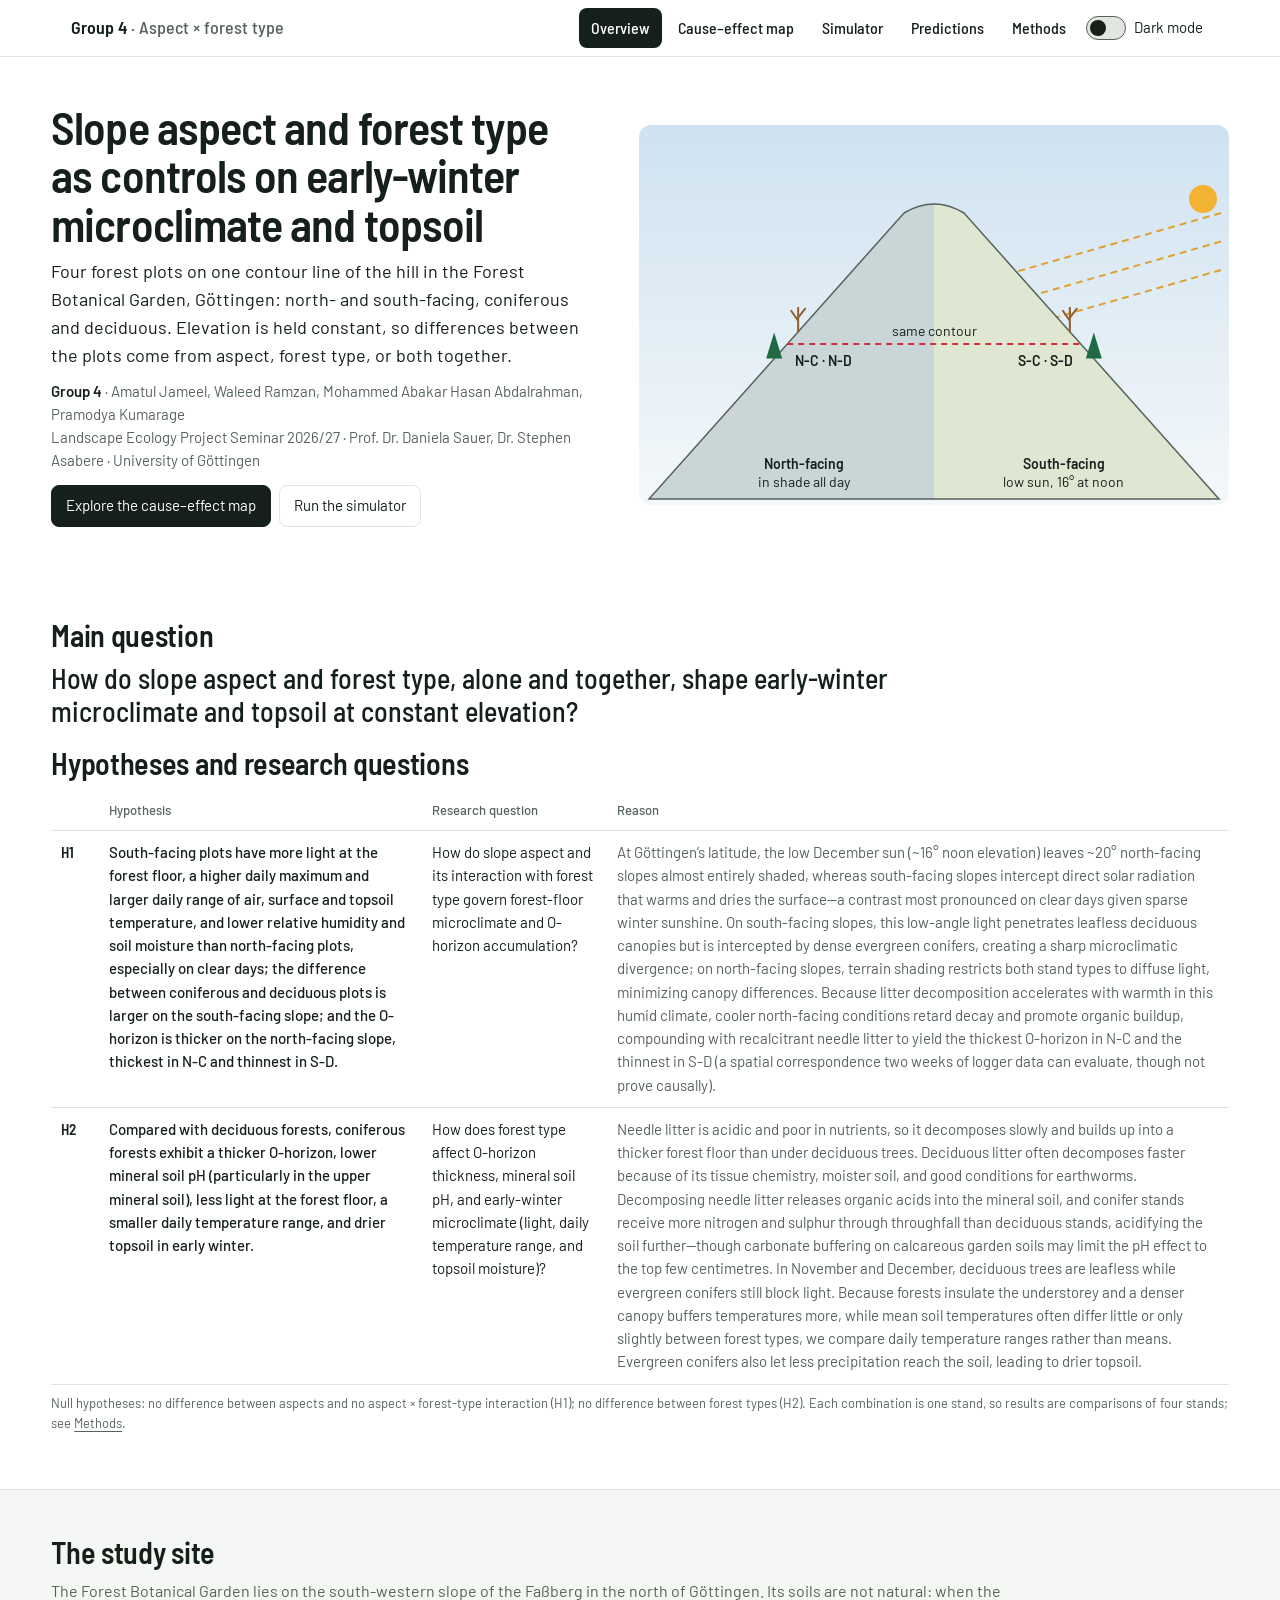
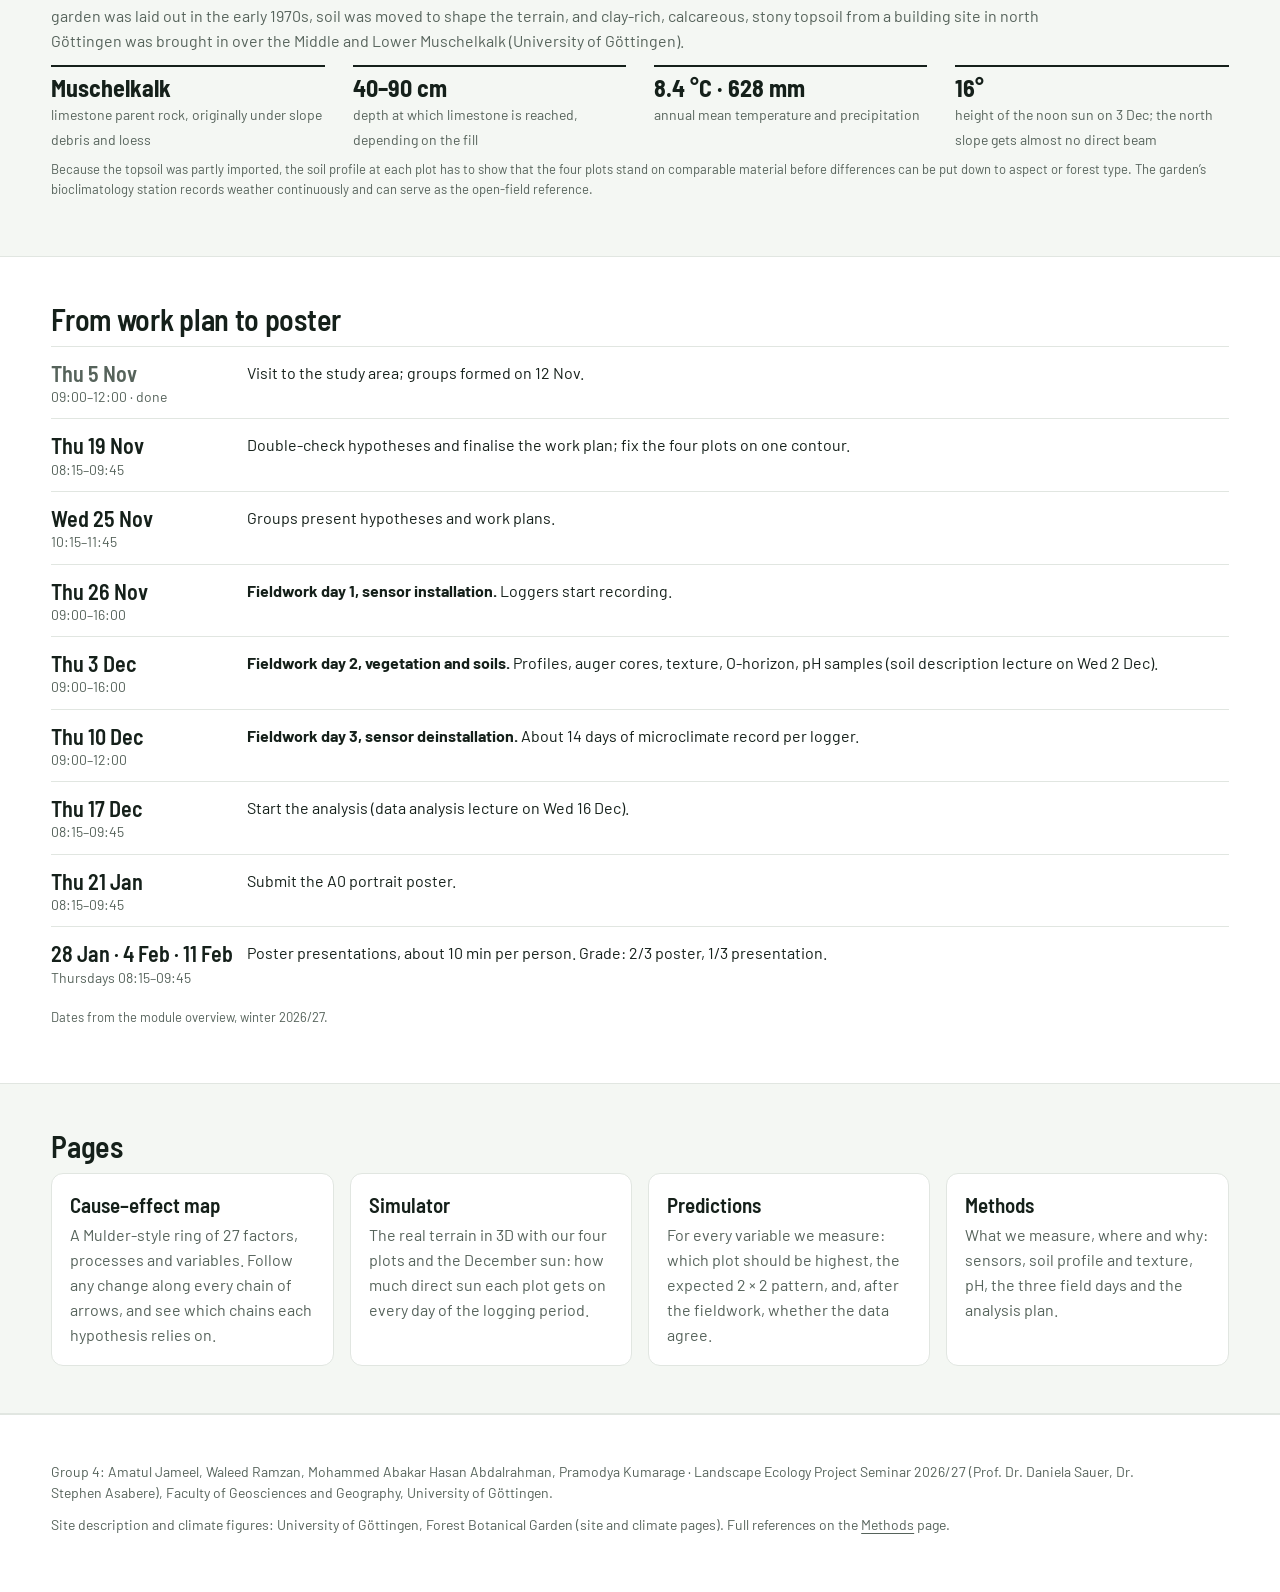
<file: index.html>
<!DOCTYPE html>
<html lang="en">
<head>
<meta charset="UTF-8">
<meta name="viewport" content="width=device-width, initial-scale=1">
<title>Aspect × Forest Type · Group 4</title>
<meta name="description" content="Group 4, Landscape Ecology Project Seminar 2026/27, University of Göttingen: how slope aspect and forest type shape early-winter microclimate and topsoil in the Forest Botanical Garden.">
<link rel="icon" href="data:image/svg+xml,%3Csvg xmlns='http://www.w3.org/2000/svg' viewBox='0 0 32 32'%3E%3Cpath d='M2 28L16 6l14 22z' fill='%231f6a44'/%3E%3Ccircle cx='25' cy='8' r='4' fill='%23c9650f'/%3E%3C/svg%3E">
<link rel="preconnect" href="https://fonts.googleapis.com">
<link rel="preconnect" href="https://fonts.gstatic.com" crossorigin>
<link href="https://fonts.googleapis.com/css2?family=Barlow:wght@400;500;600&amp;family=Barlow+Semi+Condensed:wght@500;600&amp;display=swap" rel="stylesheet">
<script>try{if(localStorage.getItem("g4-theme")==="dark")document.documentElement.setAttribute("data-theme","dark")}catch(e){}</script>
<link rel="stylesheet" href="assets/css/style.css?v=4">
</head>
<body>
<header class="top"><div class="top-in">
  <a class="brand" href="index.html">Group 4 <span>· Aspect × forest type</span></a>
  <nav class="nav" aria-label="Pages">
    <a href="index.html" aria-current="page">Overview</a>
    <a href="causal-map.html">Cause–effect map</a>
    <a href="simulator.html">Simulator</a>
    <a href="predictions.html">Predictions</a>
    <a href="methods.html">Methods</a>
    <button type="button" class="theme" id="themeBtn" role="switch" aria-checked="false"><span class="track" aria-hidden="true"><span class="knob"></span></span>Dark mode</button>
  </nav>
</div></header>
<script>
/* light/dark toggle: light by default, the choice is remembered in this browser */
(function () {
  var b = document.getElementById('themeBtn'), r = document.documentElement;
  function sync() { b.setAttribute('aria-checked', r.getAttribute('data-theme') === 'dark' ? 'true' : 'false'); }
  b.addEventListener('click', function () {
    var dark = r.getAttribute('data-theme') !== 'dark';
    if (dark) r.setAttribute('data-theme', 'dark'); else r.removeAttribute('data-theme');
    try { localStorage.setItem('g4-theme', dark ? 'dark' : 'light'); } catch (e) {}
    sync();
  });
  sync();
})();
</script>

<main>
<section class="band"><div class="wrap hero">
  <div>
    <h1>Slope aspect and forest type as controls on early-winter microclimate and topsoil</h1>
    <p class="lead">Four forest plots on one contour line of the hill in the Forest Botanical Garden, Göttingen: north- and south-facing, coniferous and deciduous. Elevation is held constant, so differences between the plots come from aspect, forest type, or both together.</p>
    <p class="team"><b>Group 4</b> · Amatul Jameel, Waleed Ramzan, Mohammed Abakar Hasan Abdalrahman, Pramodya Kumarage<br>Landscape Ecology Project Seminar 2026/27 · Prof. Dr. Daniela Sauer, Dr. Stephen Asabere · University of Göttingen</p>
    <div class="btns"><a class="btn pri" href="causal-map.html">Explore the cause–effect map</a><a class="btn" href="simulator.html">Run the simulator</a></div>
  </div>
  <div class="xfig"><svg id="xsec" role="img" aria-label="Cross-section of the hill: the north-facing slope is in shade, the low December sun from the south lights the south-facing slope; on both slopes a coniferous and a deciduous plot sit on the same contour line."></svg></div>
</div></section>

<section class="band" id="hypotheses"><div class="wrap">
  <h2>Main question</h2>
  <p class="q">How do slope aspect and forest type, alone and together, shape early-winter microclimate and topsoil at constant elevation?</p>
  <h2>Hypotheses and research questions</h2>
  <div class="scroll"><table class="htab stack">
    <thead><tr><th></th><th>Hypothesis</th><th>Research question</th><th>Reason</th></tr></thead>
    <tbody>
      <tr><td class="hid" data-l="">H1</td>
        <td data-l="Hypothesis">South-facing plots have more light at the forest floor, a higher daily maximum and larger daily range of air, surface and topsoil temperature, and lower relative humidity and soil moisture than north-facing plots, especially on clear days; the difference between coniferous and deciduous plots is larger on the south-facing slope; and the O-horizon is thicker on the north-facing slope, thickest in N-C and thinnest in S-D.</td>
        <td data-l="Research question">How do slope aspect and its interaction with forest type govern forest-floor microclimate and O-horizon accumulation?</td>
        <td data-l="Reason">At Göttingen’s latitude, the low December sun (~16° noon elevation) leaves ~20° north-facing slopes almost entirely shaded, whereas south-facing slopes intercept direct solar radiation that warms and dries the surface—a contrast most pronounced on clear days given sparse winter sunshine. On south-facing slopes, this low-angle light penetrates leafless deciduous canopies but is intercepted by dense evergreen conifers, creating a sharp microclimatic divergence; on north-facing slopes, terrain shading restricts both stand types to diffuse light, minimizing canopy differences. Because litter decomposition accelerates with warmth in this humid climate, cooler north-facing conditions retard decay and promote organic buildup, compounding with recalcitrant needle litter to yield the thickest O-horizon in N-C and the thinnest in S-D (a spatial correspondence two weeks of logger data can evaluate, though not prove causally).</td></tr>
      <tr><td class="hid" data-l="">H2</td>
        <td data-l="Hypothesis">Compared with deciduous forests, coniferous forests exhibit a thicker O-horizon, lower mineral soil pH (particularly in the upper mineral soil), less light at the forest floor, a smaller daily temperature range, and drier topsoil in early winter.</td>
        <td data-l="Research question">How does forest type affect O-horizon thickness, mineral soil pH, and early-winter microclimate (light, daily temperature range, and topsoil moisture)?</td>
        <td data-l="Reason">Needle litter is acidic and poor in nutrients, so it decomposes slowly and builds up into a thicker forest floor than under deciduous trees. Deciduous litter often decomposes faster because of its tissue chemistry, moister soil, and good conditions for earthworms. Decomposing needle litter releases organic acids into the mineral soil, and conifer stands receive more nitrogen and sulphur through throughfall than deciduous stands, acidifying the soil further—though carbonate buffering on calcareous garden soils may limit the pH effect to the top few centimetres. In November and December, deciduous trees are leafless while evergreen conifers still block light. Because forests insulate the understorey and a denser canopy buffers temperatures more, while mean soil temperatures often differ little or only slightly between forest types, we compare daily temperature ranges rather than means. Evergreen conifers also let less precipitation reach the soil, leading to drier topsoil.</td></tr>
    </tbody>
  </table></div>
  <p class="note">Null hypotheses: no difference between aspects and no aspect × forest-type interaction (H1); no difference between forest types (H2). Each combination is one stand, so results are comparisons of four stands; see <a href="methods.html#analysis">Methods</a>.</p>
</div></section>

<section class="band pan"><div class="wrap">
  <h2>The study site</h2>
  <p class="sub">The Forest Botanical Garden lies on the south-western slope of the Faßberg in the north of Göttingen. Its soils are not natural: when the garden was laid out in the early 1970s, soil was moved to shape the terrain, and clay-rich, calcareous, stony topsoil from a building site in north Göttingen was brought in over the Middle and Lower Muschelkalk (University of Göttingen).</p>
  <div class="facts2">
    <div><b>Muschelkalk</b><span>limestone parent rock, originally under slope debris and loess</span></div>
    <div><b>40–90 cm</b><span>depth at which limestone is reached, depending on the fill</span></div>
    <div><b>8.4 °C · 628 mm</b><span>annual mean temperature and precipitation</span></div>
    <div><b>16°</b><span>height of the noon sun on 3 Dec; the north slope gets almost no direct beam</span></div>
  </div>
  <p class="note">Because the topsoil was partly imported, the soil profile at each plot has to show that the four plots stand on comparable material before differences can be put down to aspect or forest type. The garden’s bioclimatology station records weather continuously and can serve as the open-field reference.</p>
</div></section>

<section class="band"><div class="wrap">
  <h2>From work plan to poster</h2>
  <ol class="days">
    <li class="done"><div class="dt">Thu 5 Nov<small>09:00–12:00 · done</small></div><p>Visit to the study area; groups formed on 12 Nov.</p></li>
    <li><div class="dt">Thu 19 Nov<small>08:15–09:45</small></div><p>Double-check hypotheses and finalise the work plan; fix the four plots on one contour.</p></li>
    <li><div class="dt">Wed 25 Nov<small>10:15–11:45</small></div><p>Groups present hypotheses and work plans.</p></li>
    <li><div class="dt">Thu 26 Nov<small>09:00–16:00</small></div><p><b>Fieldwork day 1, sensor installation.</b> Loggers start recording.</p></li>
    <li><div class="dt">Thu 3 Dec<small>09:00–16:00</small></div><p><b>Fieldwork day 2, vegetation and soils.</b> Profiles, auger cores, texture, O-horizon, pH samples (soil description lecture on Wed 2 Dec).</p></li>
    <li><div class="dt">Thu 10 Dec<small>09:00–12:00</small></div><p><b>Fieldwork day 3, sensor deinstallation.</b> About 14 days of microclimate record per logger.</p></li>
    <li><div class="dt">Thu 17 Dec<small>08:15–09:45</small></div><p>Start the analysis (data analysis lecture on Wed 16 Dec).</p></li>
    <li><div class="dt">Thu 21 Jan<small>08:15–09:45</small></div><p>Submit the A0 portrait poster.</p></li>
    <li><div class="dt">28 Jan · 4 Feb · 11 Feb<small>Thursdays 08:15–09:45</small></div><p>Poster presentations, about 10 min per person. Grade: 2/3 poster, 1/3 presentation.</p></li>
  </ol>
  <p class="note">Dates from the module overview, winter 2026/27.</p>
</div></section>

<section class="band pan"><div class="wrap">
  <h2>Pages</h2>
  <div class="cards">
    <a class="card" href="causal-map.html"><h3>Cause–effect map</h3><p>A Mulder-style ring of 27 factors, processes and variables. Follow any change along every chain of arrows, and see which chains each hypothesis relies on.</p></a>
    <a class="card" href="simulator.html"><h3>Simulator</h3><p>The real terrain in 3D with our four plots and the December sun: how much direct sun each plot gets on every day of the logging period.</p></a>
    <a class="card" href="predictions.html"><h3>Predictions</h3><p>For every variable we measure: which plot should be highest, the expected 2 × 2 pattern, and, after the fieldwork, whether the data agree.</p></a>
    <a class="card" href="methods.html"><h3>Methods</h3><p>What we measure, where and why: sensors, soil profile and texture, pH, the three field days and the analysis plan.</p></a>
  </div>
</div></section>
</main>

<footer class="foot band"><div class="wrap">
  <p>Group 4: Amatul Jameel, Waleed Ramzan, Mohammed Abakar Hasan Abdalrahman, Pramodya Kumarage · Landscape Ecology Project Seminar 2026/27 (Prof. Dr. Daniela Sauer, Dr. Stephen Asabere), Faculty of Geosciences and Geography, University of Göttingen.</p>
  <p>Site description and climate figures: University of Göttingen, Forest Botanical Garden (site and climate pages). Full references on the <a href="methods.html#references">Methods</a> page.</p>
</div></footer>
<script src="assets/js/overview.js?v=3"></script>
<script>
/* shows a red notice if a file of the site did not load (for example after an incomplete upload) */
(function () {
  var need = {'assets/js/overview.js': function () { return !!window.G4_OVERVIEW; }}, miss = [];
  if (!getComputedStyle(document.documentElement).getPropertyValue('--bg').trim()) miss.push('assets/css/style.css');
  for (var f in need) if (!need[f]()) miss.push(f);
  if (!miss.length) return;
  var d = document.createElement('div');
  d.setAttribute('role', 'alert');
  d.style.cssText = 'background:#d22b3c;color:#fff;padding:12px 16px;font:16px/1.4 system-ui,sans-serif';
  d.textContent = 'These files did not load: ' + miss.join(', ') + '. Upload the whole repository again (including the assets and data folders), wait a minute, then reload with Ctrl+Shift+R (Cmd+Shift+R on a Mac).';
  document.body.insertBefore(d, document.body.firstChild);
})();
</script>
</body>
</html>
</file>
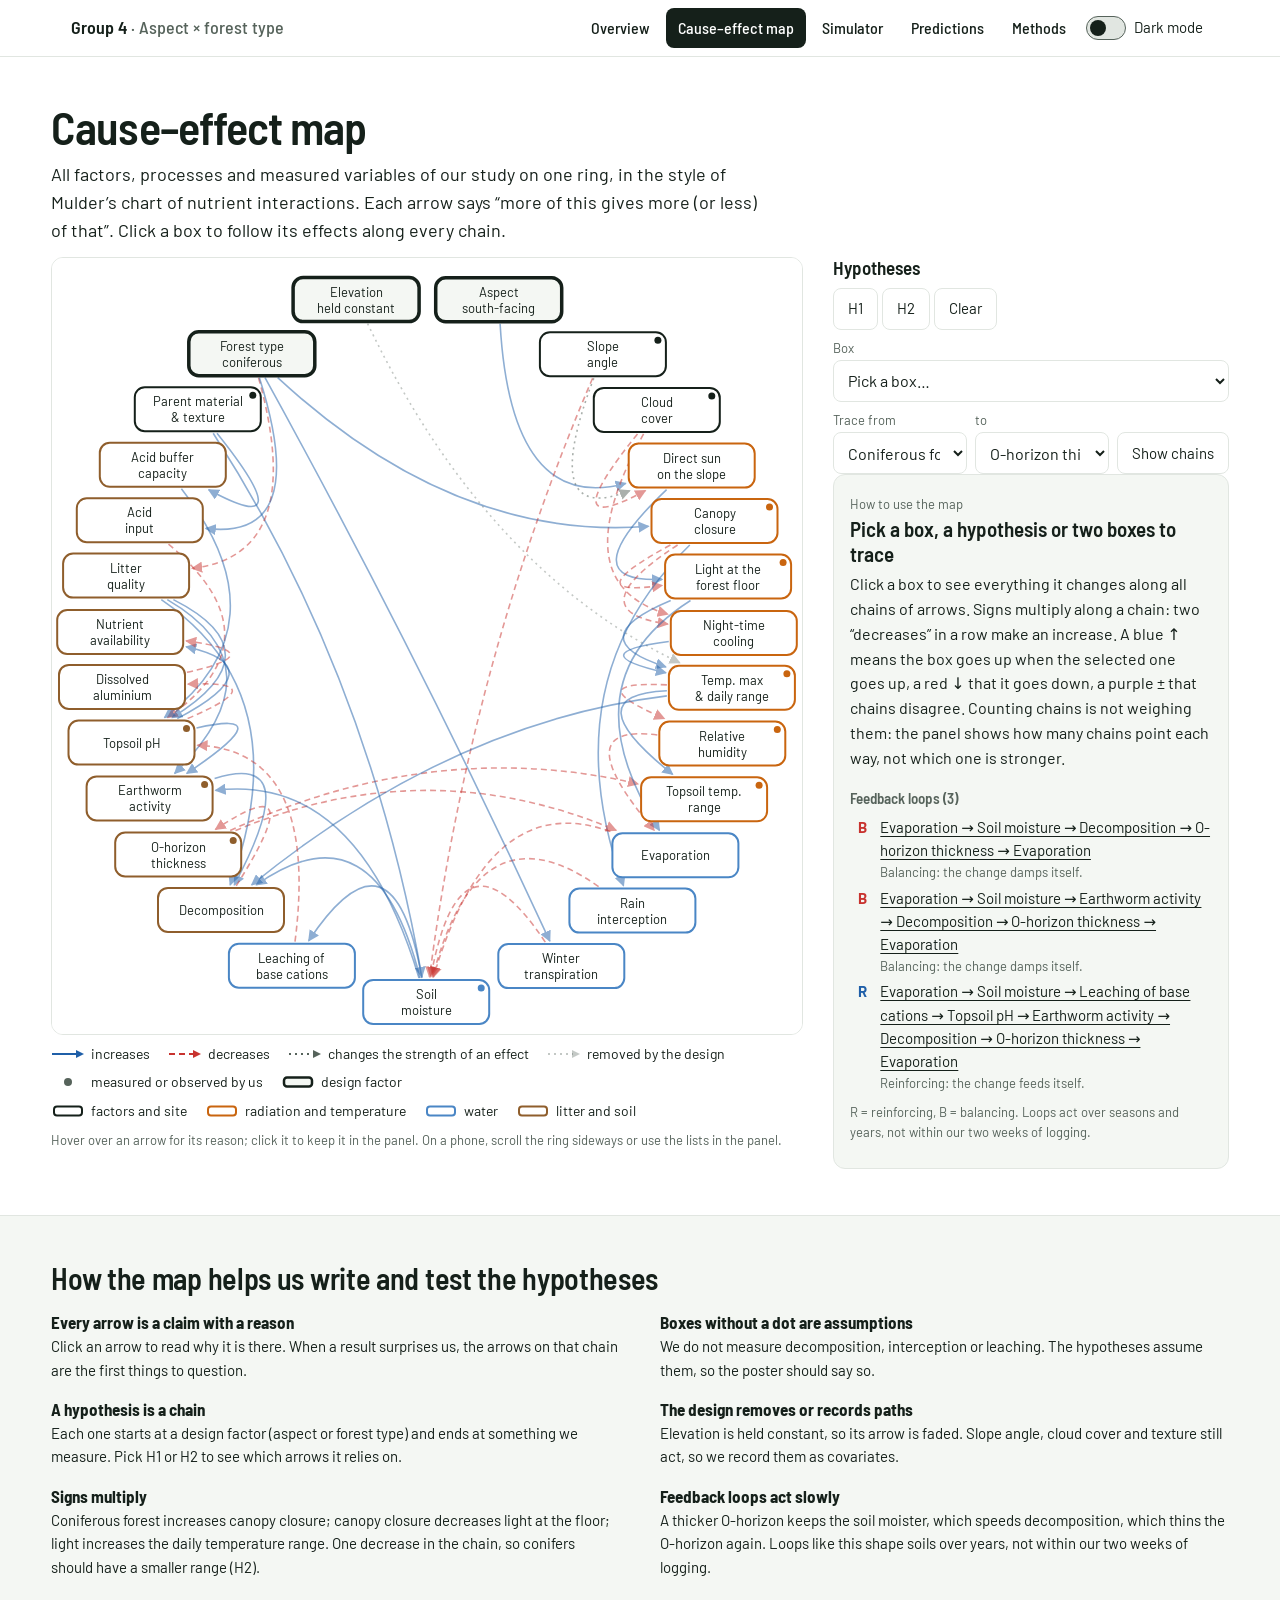
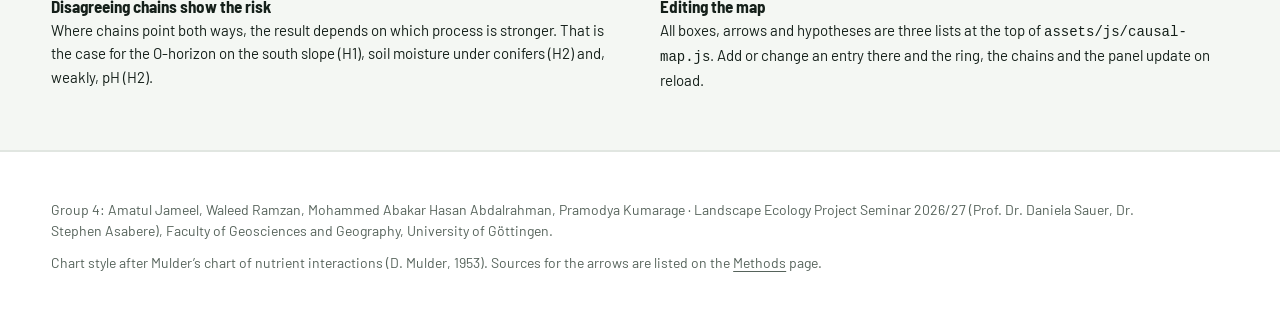
<file: causal-map.html>
<!DOCTYPE html>
<html lang="en">
<head>
<meta charset="UTF-8">
<meta name="viewport" content="width=device-width, initial-scale=1">
<title>Cause–Effect Map · Group 4</title>
<meta name="description" content="Mulder-style cause–effect map of aspect, forest type, microclimate and topsoil processes for the Group 4 Landscape Ecology project, University of Göttingen.">
<link rel="icon" href="data:image/svg+xml,%3Csvg xmlns='http://www.w3.org/2000/svg' viewBox='0 0 32 32'%3E%3Cpath d='M2 28L16 6l14 22z' fill='%231f6a44'/%3E%3Ccircle cx='25' cy='8' r='4' fill='%23c9650f'/%3E%3C/svg%3E">
<link rel="preconnect" href="https://fonts.googleapis.com">
<link rel="preconnect" href="https://fonts.gstatic.com" crossorigin>
<link href="https://fonts.googleapis.com/css2?family=Barlow:wght@400;500;600&amp;family=Barlow+Semi+Condensed:wght@500;600&amp;display=swap" rel="stylesheet">
<script>try{if(localStorage.getItem("g4-theme")==="dark")document.documentElement.setAttribute("data-theme","dark")}catch(e){}</script>
<link rel="stylesheet" href="assets/css/style.css?v=4">
</head>
<body>
<header class="top"><div class="top-in">
  <a class="brand" href="index.html">Group 4 <span>· Aspect × forest type</span></a>
  <nav class="nav" aria-label="Pages">
    <a href="index.html">Overview</a>
    <a href="causal-map.html" aria-current="page">Cause–effect map</a>
    <a href="simulator.html">Simulator</a>
    <a href="predictions.html">Predictions</a>
    <a href="methods.html">Methods</a>
    <button type="button" class="theme" id="themeBtn" role="switch" aria-checked="false"><span class="track" aria-hidden="true"><span class="knob"></span></span>Dark mode</button>
  </nav>
</div></header>
<script>
/* light/dark toggle: light by default, the choice is remembered in this browser */
(function () {
  var b = document.getElementById('themeBtn'), r = document.documentElement;
  function sync() { b.setAttribute('aria-checked', r.getAttribute('data-theme') === 'dark' ? 'true' : 'false'); }
  b.addEventListener('click', function () {
    var dark = r.getAttribute('data-theme') !== 'dark';
    if (dark) r.setAttribute('data-theme', 'dark'); else r.removeAttribute('data-theme');
    try { localStorage.setItem('g4-theme', dark ? 'dark' : 'light'); } catch (e) {}
    sync();
  });
  sync();
})();
</script>

<main>
<section class="band"><div class="wrap">
  <h1>Cause–effect map</h1>
  <p class="lead">All factors, processes and measured variables of our study on one ring, in the style of Mulder’s chart of nutrient interactions. Each arrow says “more of this gives more (or less) of that”. Click a box to follow its effects along every chain.</p>
  <div class="mapgrid">
    <div>
      <div class="ringwrap"><div class="ringbox" id="ringbox"><svg id="ring" role="img" aria-label="Ring of factors, processes and variables connected by arrows that increase or decrease each other"></svg></div></div>
      <div class="mlegend">
        <span><svg viewBox="0 0 34 12" aria-hidden="true"><line x1="1" y1="6" x2="26" y2="6" stroke="var(--pos)" stroke-width="2"/><path d="M25 2L33 6L25 10z" fill="var(--pos)"/></svg>increases</span>
        <span><svg viewBox="0 0 34 12" aria-hidden="true"><line x1="1" y1="6" x2="26" y2="6" stroke="var(--neg)" stroke-width="2" stroke-dasharray="6 4"/><path d="M25 2L33 6L25 10z" fill="var(--neg)"/></svg>decreases</span>
        <span><svg viewBox="0 0 34 12" aria-hidden="true"><line x1="1" y1="6" x2="26" y2="6" stroke="var(--mut)" stroke-width="2" stroke-dasharray="2 4"/><path d="M25 2L33 6L25 10z" fill="var(--mut)"/></svg>changes the strength of an effect</span>
        <span><svg viewBox="0 0 34 12" aria-hidden="true"><line x1="1" y1="6" x2="26" y2="6" stroke="var(--mut)" stroke-width="2" stroke-dasharray="2 4" opacity=".35"/><path d="M25 2L33 6L25 10z" fill="var(--mut)" opacity=".35"/></svg>removed by the design</span>
        <span><svg viewBox="0 0 34 12" aria-hidden="true"><circle cx="17" cy="6" r="4" fill="var(--mut)"/></svg>measured or observed by us</span>
        <span><svg viewBox="0 0 34 12" aria-hidden="true"><rect x="3" y="1.5" width="28" height="9" rx="3" fill="var(--pan)" stroke="var(--ink)" stroke-width="2.5"/></svg>design factor</span>
      </div>
      <div class="mlegend">
        <span><svg viewBox="0 0 34 12" aria-hidden="true"><rect x="3" y="1.5" width="28" height="9" rx="3" fill="none" stroke="var(--ink)" stroke-width="2"/></svg>factors and site</span>
        <span><svg viewBox="0 0 34 12" aria-hidden="true"><rect x="3" y="1.5" width="28" height="9" rx="3" fill="none" stroke="var(--s)" stroke-width="2"/></svg>radiation and temperature</span>
        <span><svg viewBox="0 0 34 12" aria-hidden="true"><rect x="3" y="1.5" width="28" height="9" rx="3" fill="none" stroke="var(--rain)" stroke-width="2"/></svg>water</span>
        <span><svg viewBox="0 0 34 12" aria-hidden="true"><rect x="3" y="1.5" width="28" height="9" rx="3" fill="none" stroke="var(--d)" stroke-width="2"/></svg>litter and soil</span>
      </div>
      <p class="note">Hover over an arrow for its reason; click it to keep it in the panel. On a phone, scroll the ring sideways or use the lists in the panel.</p>
    </div>
    <div>
      <h3>Hypotheses</h3>
      <div class="seg hyps" id="hyps" role="group" aria-label="Hypotheses"></div>
      <div class="tools one"><label>Box<select id="pick" aria-label="Pick a box"></select></label></div>
      <div class="tools"><label>Trace from<select id="tf"></select></label><label>to<select id="tt"></select></label><button class="btn" id="go" type="button">Show chains</button></div>
      <div class="panel" id="panel" aria-live="polite"></div>
    </div>
  </div>
</div></section>

<section class="band pan"><div class="wrap">
  <h2>How the map helps us write and test the hypotheses</h2>
  <div class="notes" style="margin-top:14px">
    <div><b>Every arrow is a claim with a reason</b>Click an arrow to read why it is there. When a result surprises us, the arrows on that chain are the first things to question.</div>
    <div><b>A hypothesis is a chain</b>Each one starts at a design factor (aspect or forest type) and ends at something we measure. Pick H1 or H2 to see which arrows it relies on.</div>
    <div><b>Signs multiply</b>Coniferous forest increases canopy closure; canopy closure decreases light at the floor; light increases the daily temperature range. One decrease in the chain, so conifers should have a smaller range (H2).</div>
    <div><b>Disagreeing chains show the risk</b>Where chains point both ways, the result depends on which process is stronger. That is the case for the O-horizon on the south slope (H1), soil moisture under conifers (H2) and, weakly, pH (H2).</div>
    <div><b>Boxes without a dot are assumptions</b>We do not measure decomposition, interception or leaching. The hypotheses assume them, so the poster should say so.</div>
    <div><b>The design removes or records paths</b>Elevation is held constant, so its arrow is faded. Slope angle, cloud cover and texture still act, so we record them as covariates.</div>
    <div><b>Feedback loops act slowly</b>A thicker O-horizon keeps the soil moister, which speeds decomposition, which thins the O-horizon again. Loops like this shape soils over years, not within our two weeks of logging.</div>
    <div><b>Editing the map</b>All boxes, arrows and hypotheses are three lists at the top of <code>assets/js/causal-map.js</code>. Add or change an entry there and the ring, the chains and the panel update on reload.</div>
  </div>
</div></section>
</main>

<footer class="foot band"><div class="wrap">
  <p>Group 4: Amatul Jameel, Waleed Ramzan, Mohammed Abakar Hasan Abdalrahman, Pramodya Kumarage · Landscape Ecology Project Seminar 2026/27 (Prof. Dr. Daniela Sauer, Dr. Stephen Asabere), Faculty of Geosciences and Geography, University of Göttingen.</p>
  <p>Chart style after Mulder’s chart of nutrient interactions (D. Mulder, 1953). Sources for the arrows are listed on the <a href="methods.html#references">Methods</a> page.</p>
</div></footer>
<script src="assets/js/causal-map.js?v=5"></script>
<script>
/* shows a red notice if a file of the site did not load (for example after an incomplete upload) */
(function () {
  var need = {'assets/js/causal-map.js': function () { return !!window.G4_MAP; }}, miss = [];
  if (!getComputedStyle(document.documentElement).getPropertyValue('--bg').trim()) miss.push('assets/css/style.css');
  for (var f in need) if (!need[f]()) miss.push(f);
  if (!miss.length) return;
  var d = document.createElement('div');
  d.setAttribute('role', 'alert');
  d.style.cssText = 'background:#d22b3c;color:#fff;padding:12px 16px;font:16px/1.4 system-ui,sans-serif';
  d.textContent = 'These files did not load: ' + miss.join(', ') + '. Upload the whole repository again (including the assets and data folders), wait a minute, then reload with Ctrl+Shift+R (Cmd+Shift+R on a Mac).';
  document.body.insertBefore(d, document.body.firstChild);
})();
</script>
</body>
</html>
</file>
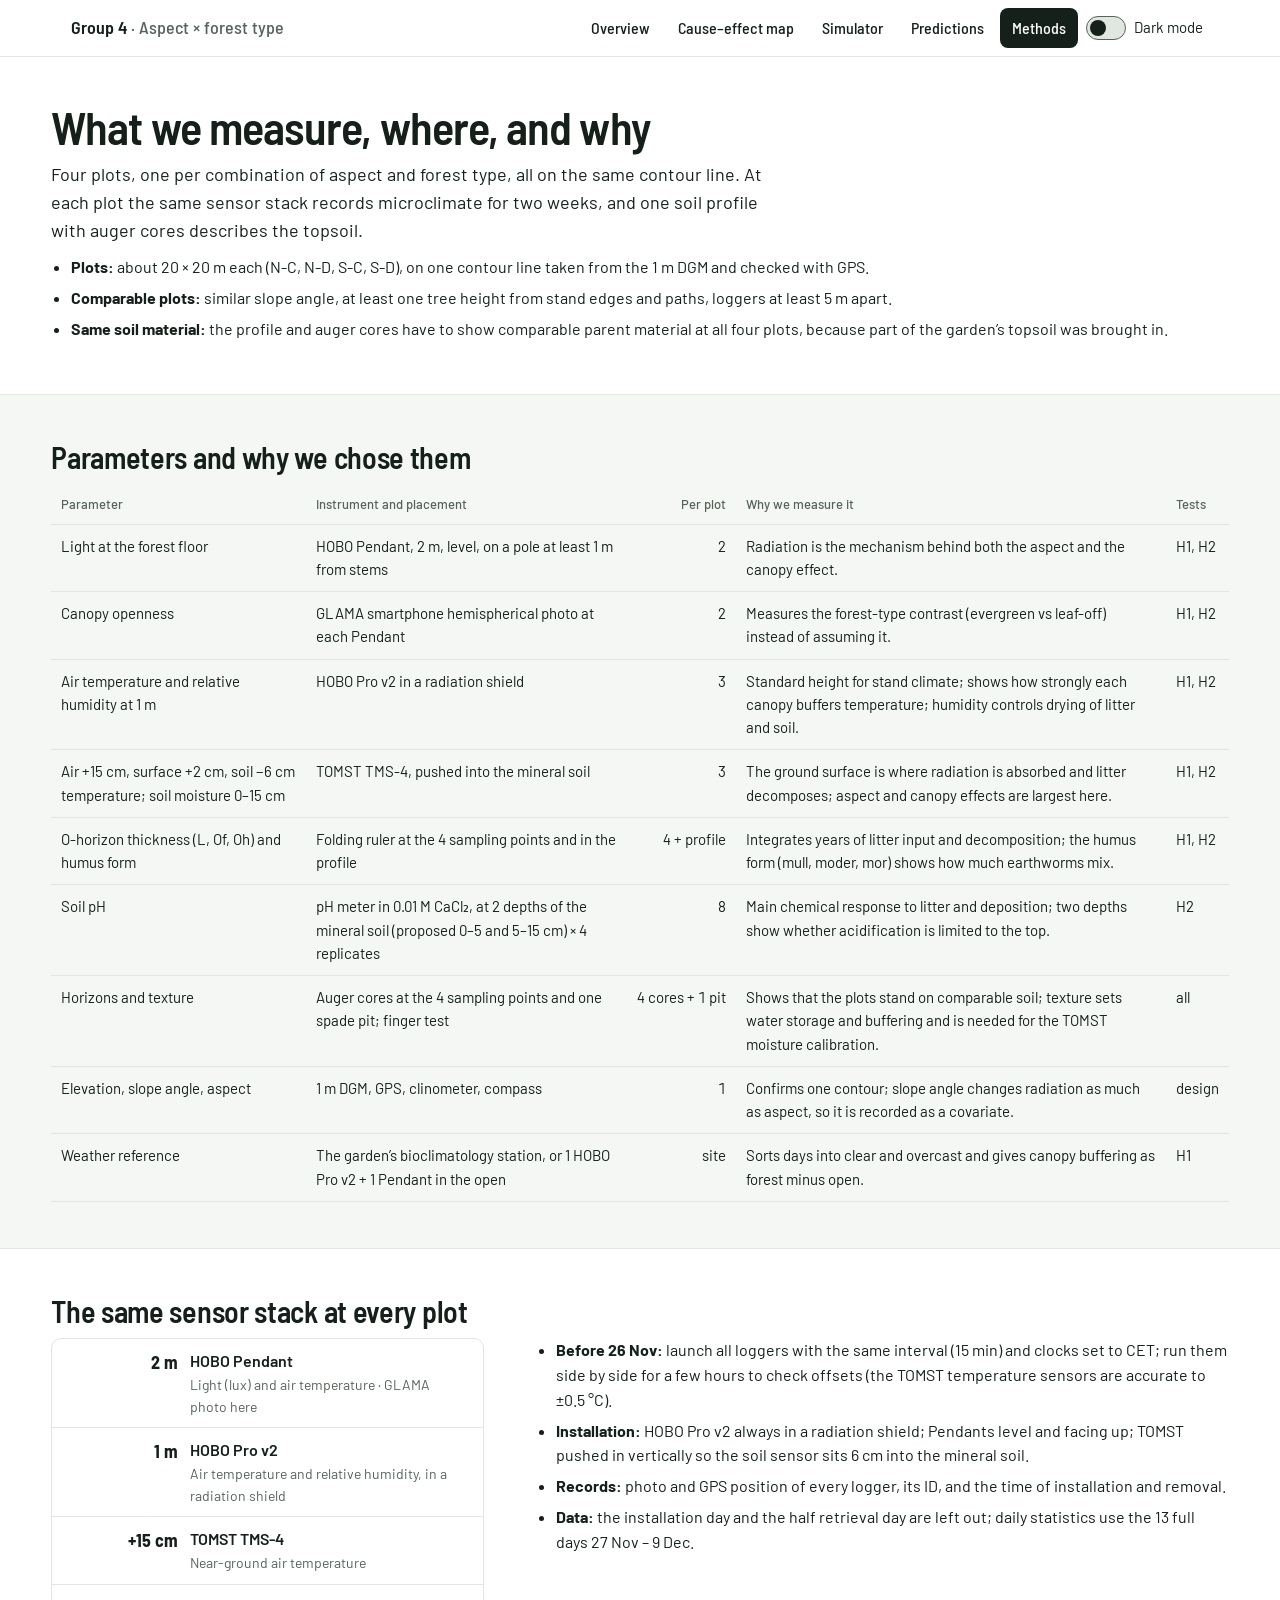
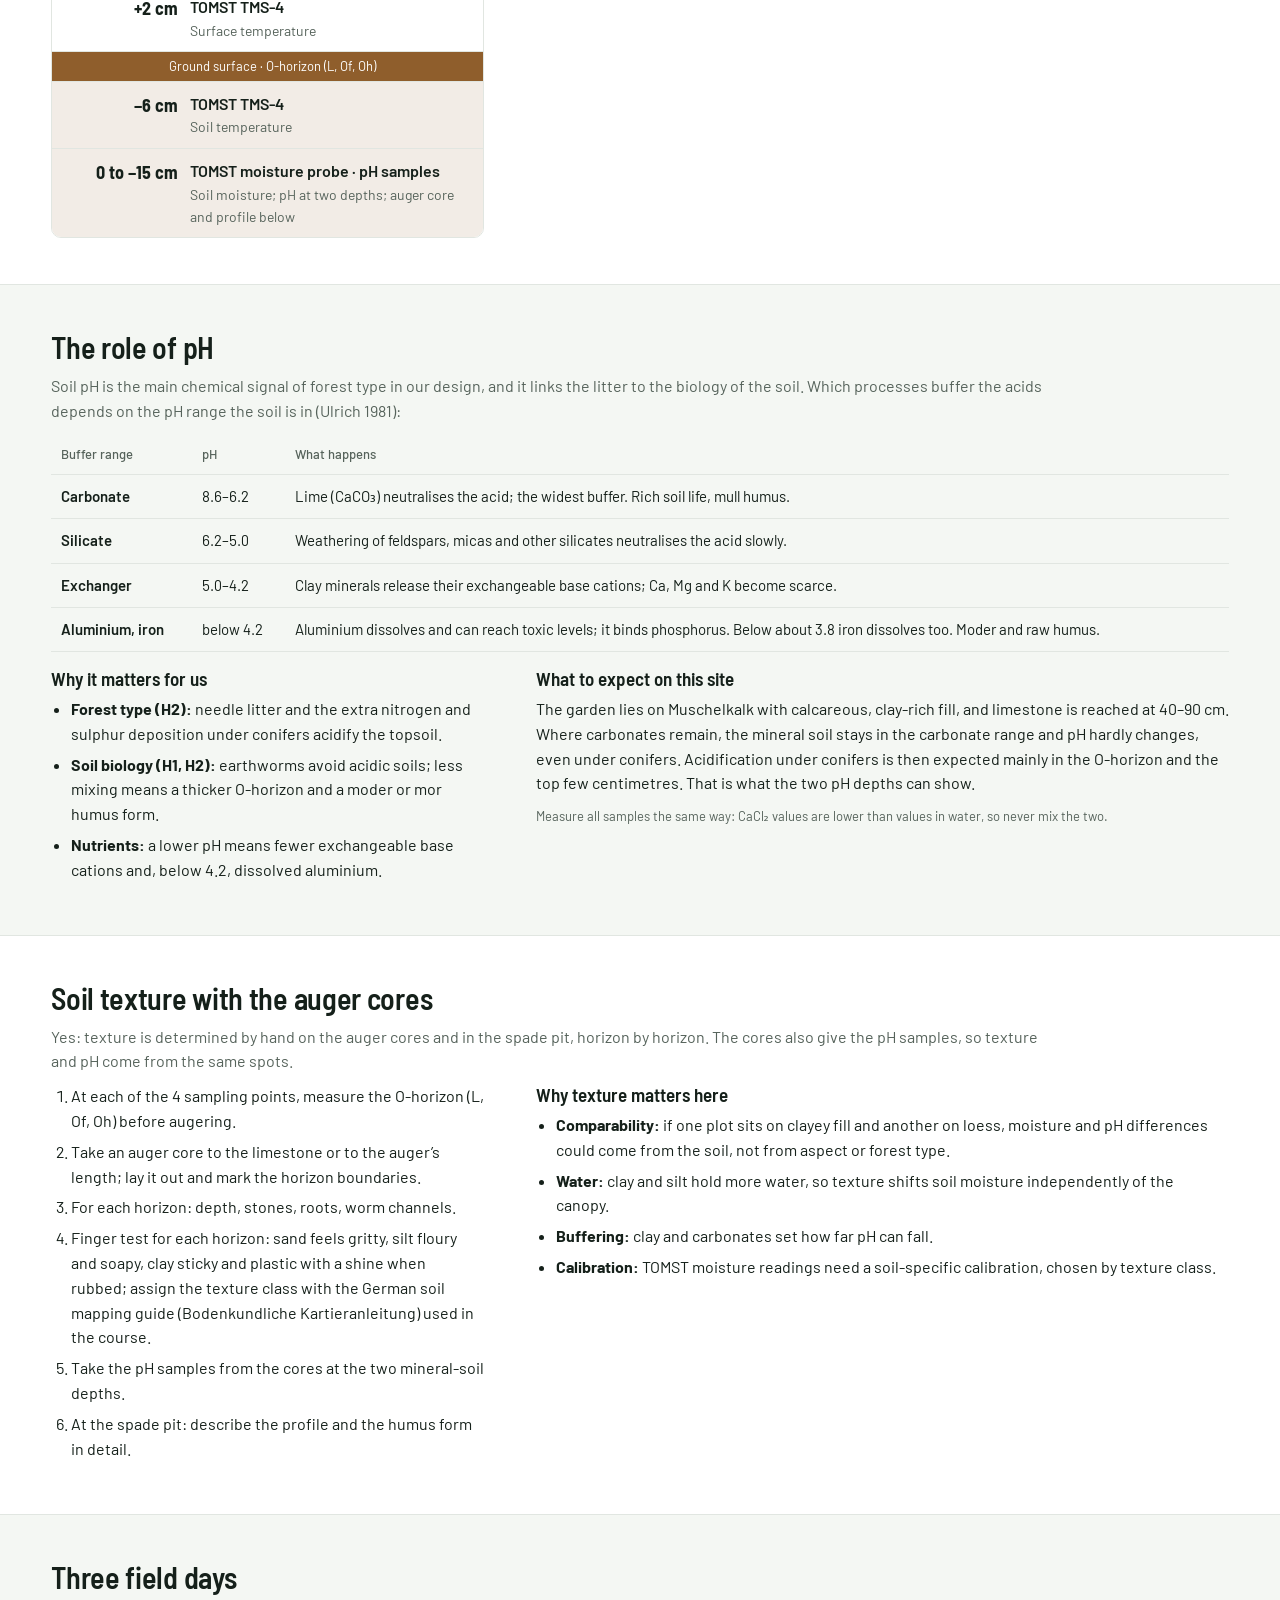
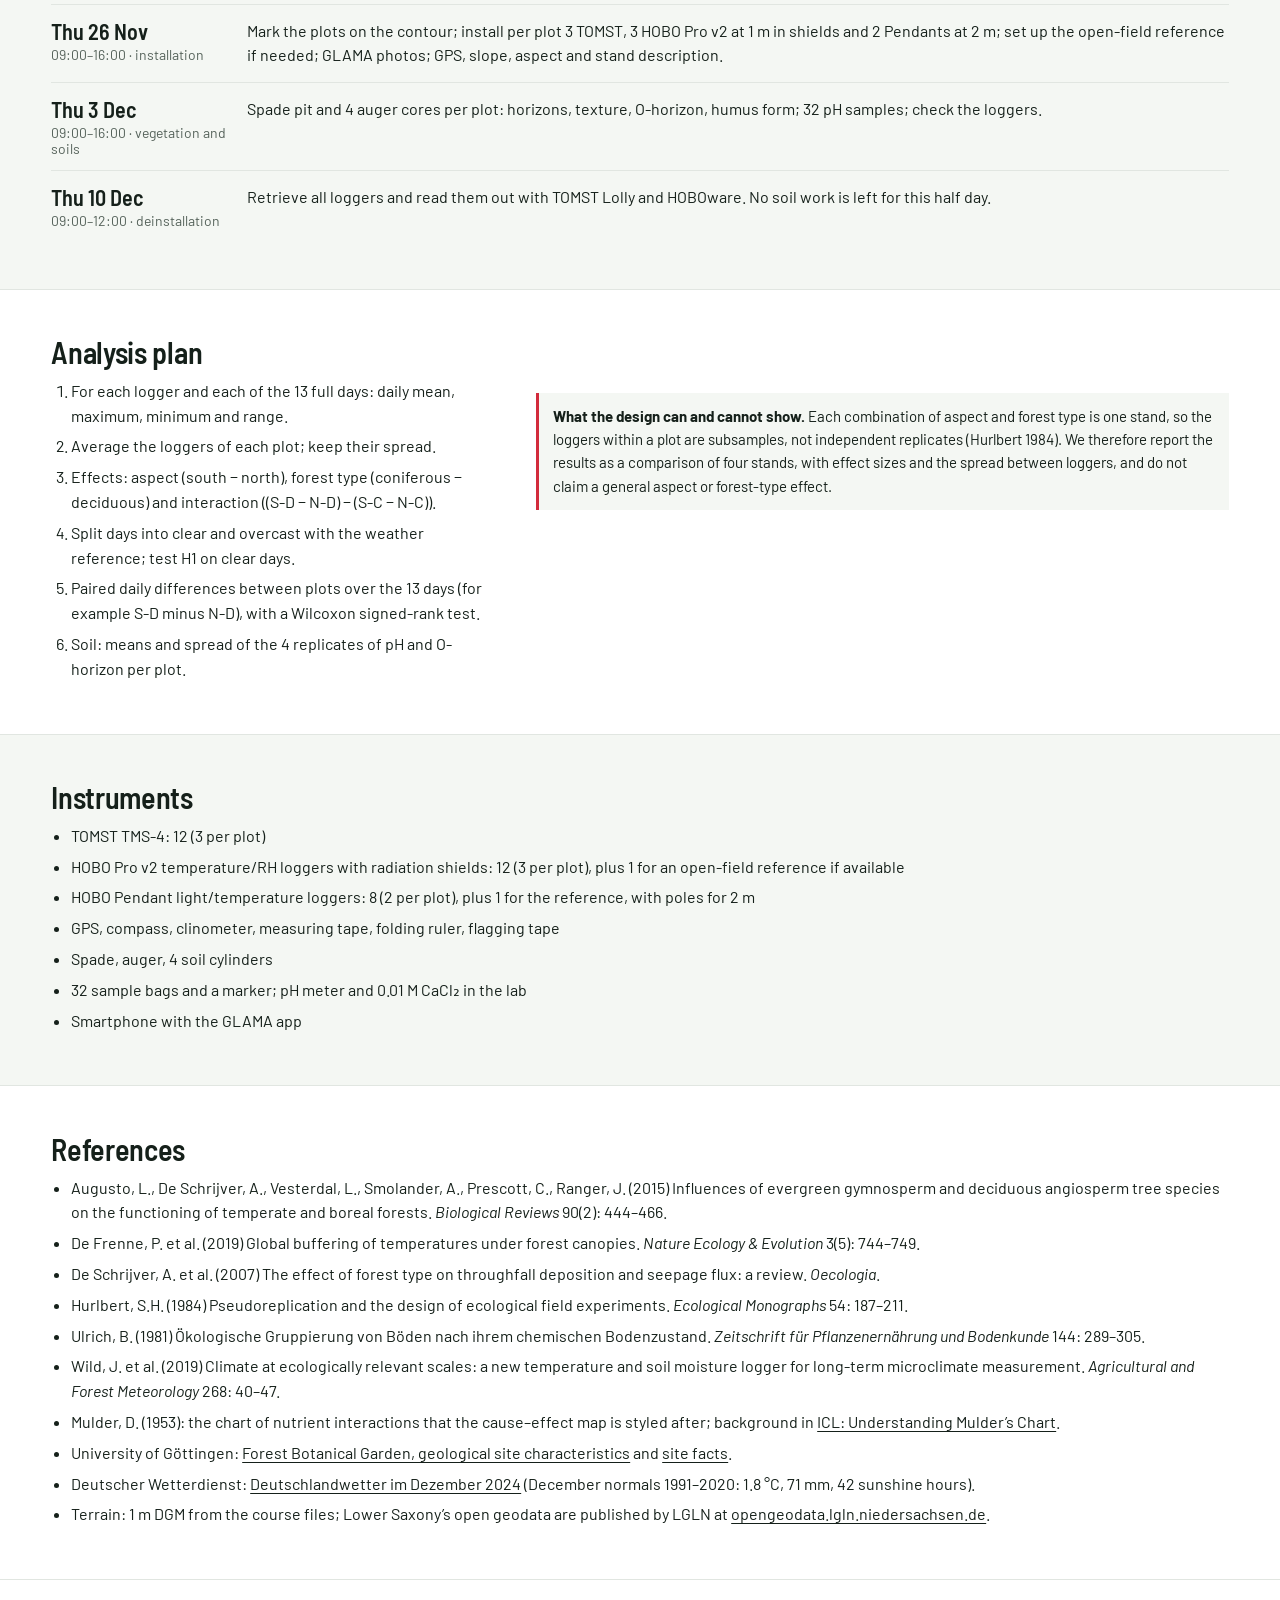
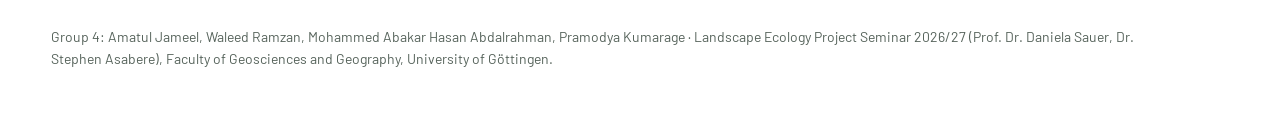
<file: methods.html>
<!DOCTYPE html>
<html lang="en">
<head>
<meta charset="UTF-8">
<meta name="viewport" content="width=device-width, initial-scale=1">
<title>Methods · Group 4</title>
<meta name="description" content="Methods of the Group 4 Landscape Ecology project: sensors, soil profile, texture, pH and carbonate tests, field days and analysis plan.">
<link rel="icon" href="data:image/svg+xml,%3Csvg xmlns='http://www.w3.org/2000/svg' viewBox='0 0 32 32'%3E%3Cpath d='M2 28L16 6l14 22z' fill='%231f6a44'/%3E%3Ccircle cx='25' cy='8' r='4' fill='%23c9650f'/%3E%3C/svg%3E">
<link rel="preconnect" href="https://fonts.googleapis.com">
<link rel="preconnect" href="https://fonts.gstatic.com" crossorigin>
<link href="https://fonts.googleapis.com/css2?family=Barlow:wght@400;500;600&amp;family=Barlow+Semi+Condensed:wght@500;600&amp;display=swap" rel="stylesheet">
<script>try{if(localStorage.getItem("g4-theme")==="dark")document.documentElement.setAttribute("data-theme","dark")}catch(e){}</script>
<link rel="stylesheet" href="assets/css/style.css?v=4">
</head>
<body>
<header class="top"><div class="top-in">
  <a class="brand" href="index.html">Group 4 <span>· Aspect × forest type</span></a>
  <nav class="nav" aria-label="Pages">
    <a href="index.html">Overview</a>
    <a href="causal-map.html">Cause–effect map</a>
    <a href="simulator.html">Simulator</a>
    <a href="predictions.html">Predictions</a>
    <a href="methods.html" aria-current="page">Methods</a>
    <button type="button" class="theme" id="themeBtn" role="switch" aria-checked="false"><span class="track" aria-hidden="true"><span class="knob"></span></span>Dark mode</button>
  </nav>
</div></header>
<script>
/* light/dark toggle: light by default, the choice is remembered in this browser */
(function () {
  var b = document.getElementById('themeBtn'), r = document.documentElement;
  function sync() { b.setAttribute('aria-checked', r.getAttribute('data-theme') === 'dark' ? 'true' : 'false'); }
  b.addEventListener('click', function () {
    var dark = r.getAttribute('data-theme') !== 'dark';
    if (dark) r.setAttribute('data-theme', 'dark'); else r.removeAttribute('data-theme');
    try { localStorage.setItem('g4-theme', dark ? 'dark' : 'light'); } catch (e) {}
    sync();
  });
  sync();
})();
</script>

<main>
<section class="band" id="design"><div class="wrap">
  <h1>What we measure, where, and why</h1>
  <p class="lead">Four plots, one per combination of aspect and forest type, all on the same contour line. At each plot the same sensor stack records microclimate for two weeks, and one soil profile with auger cores describes the topsoil.</p>
  <ul class="steps">
    <li><b>Plots:</b> about 20 × 20 m each (N-C, N-D, S-C, S-D), on one contour line taken from the 1 m DGM and checked with GPS.</li>
    <li><b>Comparable plots:</b> similar slope angle, at least one tree height from stand edges and paths, loggers at least 5 m apart.</li>
    <li><b>Same soil material:</b> the profile and auger cores have to show comparable parent material at all four plots, because part of the garden’s topsoil was brought in.</li>
  </ul>
</div></section>

<section class="band pan" id="parameters"><div class="wrap">
  <h2>Parameters and why we chose them</h2>
  <div class="scroll"><table class="ptab stack">
    <thead><tr><th>Parameter</th><th>Instrument and placement</th><th class="n">Per plot</th><th>Why we measure it</th><th>Tests</th></tr></thead>
    <tbody>
      <tr><td data-l="Parameter">Light at the forest floor</td><td data-l="Instrument and placement">HOBO Pendant, 2 m, level, on a pole at least 1 m from stems</td><td class="n" data-l="Per plot">2</td><td data-l="Why">Radiation is the mechanism behind both the aspect and the canopy effect.</td><td data-l="Tests">H1, H2</td></tr>
      <tr><td data-l="Parameter">Canopy openness</td><td data-l="Instrument and placement">GLAMA smartphone hemispherical photo at each Pendant</td><td class="n" data-l="Per plot">2</td><td data-l="Why">Measures the forest-type contrast (evergreen vs leaf-off) instead of assuming it.</td><td data-l="Tests">H1, H2</td></tr>
      <tr><td data-l="Parameter">Air temperature and relative humidity at 1 m</td><td data-l="Instrument and placement">HOBO Pro v2 in a radiation shield</td><td class="n" data-l="Per plot">3</td><td data-l="Why">Standard height for stand climate; shows how strongly each canopy buffers temperature; humidity controls drying of litter and soil.</td><td data-l="Tests">H1, H2</td></tr>
      <tr><td data-l="Parameter">Air +15 cm, surface +2 cm, soil −6 cm temperature; soil moisture 0–15 cm</td><td data-l="Instrument and placement">TOMST TMS-4, pushed into the mineral soil</td><td class="n" data-l="Per plot">3</td><td data-l="Why">The ground surface is where radiation is absorbed and litter decomposes; aspect and canopy effects are largest here.</td><td data-l="Tests">H1, H2</td></tr>
      <tr><td data-l="Parameter">O-horizon thickness (L, Of, Oh) and humus form</td><td data-l="Instrument and placement">Folding ruler at the 4 sampling points and in the profile</td><td class="n" data-l="Per plot">4 + profile</td><td data-l="Why">Integrates years of litter input and decomposition; the humus form (mull, moder, mor) shows how much earthworms mix.</td><td data-l="Tests">H1, H2</td></tr>
      <tr><td data-l="Parameter">Soil pH</td><td data-l="Instrument and placement">pH meter in 0.01 M CaCl₂, at 2 depths of the mineral soil (proposed 0–5 and 5–15 cm) × 4 replicates</td><td class="n" data-l="Per plot">8</td><td data-l="Why">Main chemical response to litter and deposition; two depths show whether acidification is limited to the top.</td><td data-l="Tests">H2</td></tr>
      
      <tr><td data-l="Parameter">Horizons and texture</td><td data-l="Instrument and placement">Auger cores at the 4 sampling points and one spade pit; finger test</td><td class="n" data-l="Per plot">4 cores + 1 pit</td><td data-l="Why">Shows that the plots stand on comparable soil; texture sets water storage and buffering and is needed for the TOMST moisture calibration.</td><td data-l="Tests">all</td></tr>
      
      <tr><td data-l="Parameter">Elevation, slope angle, aspect</td><td data-l="Instrument and placement">1 m DGM, GPS, clinometer, compass</td><td class="n" data-l="Per plot">1</td><td data-l="Why">Confirms one contour; slope angle changes radiation as much as aspect, so it is recorded as a covariate.</td><td data-l="Tests">design</td></tr>
      <tr><td data-l="Parameter">Weather reference</td><td data-l="Instrument and placement">The garden’s bioclimatology station, or 1 HOBO Pro v2 + 1 Pendant in the open</td><td class="n" data-l="Per plot">site</td><td data-l="Why">Sorts days into clear and overcast and gives canopy buffering as forest minus open.</td><td data-l="Tests">H1</td></tr>
    </tbody>
  </table></div>
</div></section>

<section class="band" id="sensors"><div class="wrap">
  <h2>The same sensor stack at every plot</h2>
  <div class="two">
    <div class="ladder" role="group" aria-label="Vertical sensor profile">
      <div class="rung"><b>2 m</b><div><span>HOBO Pendant</span><small>Light (lux) and air temperature · GLAMA photo here</small></div></div>
      <div class="rung"><b>1 m</b><div><span>HOBO Pro v2</span><small>Air temperature and relative humidity, in a radiation shield</small></div></div>
      <div class="rung"><b>+15 cm</b><div><span>TOMST TMS-4</span><small>Near-ground air temperature</small></div></div>
      <div class="rung"><b>+2 cm</b><div><span>TOMST TMS-4</span><small>Surface temperature</small></div></div>
      <div class="rung gr"><b></b><div>Ground surface · O-horizon (L, Of, Oh)</div></div>
      <div class="rung soil"><b>−6 cm</b><div><span>TOMST TMS-4</span><small>Soil temperature</small></div></div>
      <div class="rung soil"><b>0 to −15 cm</b><div><span>TOMST moisture probe · pH samples</span><small>Soil moisture; pH at two depths; auger core and profile below</small></div></div>
    </div>
    <div>
      <ul class="steps">
        <li><b>Before 26 Nov:</b> launch all loggers with the same interval (15 min) and clocks set to CET; run them side by side for a few hours to check offsets (the TOMST temperature sensors are accurate to ±0.5 °C).</li>
        <li><b>Installation:</b> HOBO Pro v2 always in a radiation shield; Pendants level and facing up; TOMST pushed in vertically so the soil sensor sits 6 cm into the mineral soil.</li>
        <li><b>Records:</b> photo and GPS position of every logger, its ID, and the time of installation and removal.</li>
        <li><b>Data:</b> the installation day and the half retrieval day are left out; daily statistics use the 13 full days 27 Nov – 9 Dec.</li>
      </ul>
    </div>
  </div>
</div></section>

<section class="band pan" id="ph"><div class="wrap">
  <h2>The role of pH</h2>
  <p class="sub">Soil pH is the main chemical signal of forest type in our design, and it links the litter to the biology of the soil. Which processes buffer the acids depends on the pH range the soil is in (Ulrich 1981):</p>
  <div class="scroll"><table class="btab stack">
    <thead><tr><th>Buffer range</th><th>pH</th><th>What happens</th></tr></thead>
    <tbody>
      <tr><td data-l="Buffer range">Carbonate</td><td data-l="pH">8.6–6.2</td><td data-l="What happens">Lime (CaCO₃) neutralises the acid; the widest buffer. Rich soil life, mull humus.</td></tr>
      <tr><td data-l="Buffer range">Silicate</td><td data-l="pH">6.2–5.0</td><td data-l="What happens">Weathering of feldspars, micas and other silicates neutralises the acid slowly.</td></tr>
      <tr><td data-l="Buffer range">Exchanger</td><td data-l="pH">5.0–4.2</td><td data-l="What happens">Clay minerals release their exchangeable base cations; Ca, Mg and K become scarce.</td></tr>
      <tr><td data-l="Buffer range">Aluminium, iron</td><td data-l="pH">below 4.2</td><td data-l="What happens">Aluminium dissolves and can reach toxic levels; it binds phosphorus. Below about 3.8 iron dissolves too. Moder and raw humus.</td></tr>
    </tbody>
  </table></div>
  <div class="two" style="margin-top:16px">
    <div>
      <h3>Why it matters for us</h3>
      <ul class="steps">
        <li><b>Forest type (H2):</b> needle litter and the extra nitrogen and sulphur deposition under conifers acidify the topsoil.</li>
        <li><b>Soil biology (H1, H2):</b> earthworms avoid acidic soils; less mixing means a thicker O-horizon and a moder or mor humus form.</li>
        <li><b>Nutrients:</b> a lower pH means fewer exchangeable base cations and, below 4.2, dissolved aluminium.</li>
      </ul>
    </div>
    <div>
      <h3>What to expect on this site</h3>
      <p>The garden lies on Muschelkalk with calcareous, clay-rich fill, and limestone is reached at 40–90 cm. Where carbonates remain, the mineral soil stays in the carbonate range and pH hardly changes, even under conifers. Acidification under conifers is then expected mainly in the O-horizon and the top few centimetres. That is what the two pH depths can show.</p>
      <p class="note">Measure all samples the same way: CaCl₂ values are lower than values in water, so never mix the two.</p>
    </div>
  </div>
</div></section>

<section class="band" id="texture"><div class="wrap">
  <h2>Soil texture with the auger cores</h2>
  <p class="sub">Yes: texture is determined by hand on the auger cores and in the spade pit, horizon by horizon. The cores also give the pH samples, so texture and pH come from the same spots.</p>
  <div class="two">
    <ol class="steps">
      <li>At each of the 4 sampling points, measure the O-horizon (L, Of, Oh) before augering.</li>
      <li>Take an auger core to the limestone or to the auger’s length; lay it out and mark the horizon boundaries.</li>
      <li>For each horizon: depth, stones, roots, worm channels.</li>
      <li>Finger test for each horizon: sand feels gritty, silt floury and soapy, clay sticky and plastic with a shine when rubbed; assign the texture class with the German soil mapping guide (Bodenkundliche Kartieranleitung) used in the course.</li>
      <li>Take the pH samples from the cores at the two mineral-soil depths.</li>
      <li>At the spade pit: describe the profile and the humus form in detail.</li>
    </ol>
    <div>
      <h3>Why texture matters here</h3>
      <ul class="steps">
        <li><b>Comparability:</b> if one plot sits on clayey fill and another on loess, moisture and pH differences could come from the soil, not from aspect or forest type.</li>
        <li><b>Water:</b> clay and silt hold more water, so texture shifts soil moisture independently of the canopy.</li>
        <li><b>Buffering:</b> clay and carbonates set how far pH can fall.</li>
        <li><b>Calibration:</b> TOMST moisture readings need a soil-specific calibration, chosen by texture class.</li>
      </ul>
    </div>
  </div>
</div></section>

<section class="band pan" id="fieldwork"><div class="wrap">
  <h2>Three field days</h2>
  <ol class="days">
    <li><div class="dt">Thu 26 Nov<small>09:00–16:00 · installation</small></div><p>Mark the plots on the contour; install per plot 3 TOMST, 3 HOBO Pro v2 at 1 m in shields and 2 Pendants at 2 m; set up the open-field reference if needed; GLAMA photos; GPS, slope, aspect and stand description.</p></li>
    <li><div class="dt">Thu 3 Dec<small>09:00–16:00 · vegetation and soils</small></div><p>Spade pit and 4 auger cores per plot: horizons, texture, O-horizon, humus form; 32 pH samples; check the loggers.</p></li>
    <li><div class="dt">Thu 10 Dec<small>09:00–12:00 · deinstallation</small></div><p>Retrieve all loggers and read them out with TOMST Lolly and HOBOware. No soil work is left for this half day.</p></li>
  </ol>
</div></section>

<section class="band" id="analysis"><div class="wrap">
  <h2>Analysis plan</h2>
  <div class="two">
    <ol class="steps">
      <li>For each logger and each of the 13 full days: daily mean, maximum, minimum and range.</li>
      <li>Average the loggers of each plot; keep their spread.</li>
      <li>Effects: aspect (south − north), forest type (coniferous − deciduous) and interaction ((S-D − N-D) − (S-C − N-C)).</li>
      <li>Split days into clear and overcast with the weather reference; test H1 on clear days.</li>
      <li>Paired daily differences between plots over the 13 days (for example S-D minus N-D), with a Wilcoxon signed-rank test.</li>
      <li>Soil: means and spread of the 4 replicates of pH and O-horizon per plot.</li>
    </ol>
    <div class="callout"><b>What the design can and cannot show.</b> Each combination of aspect and forest type is one stand, so the loggers within a plot are subsamples, not independent replicates (Hurlbert 1984). We therefore report the results as a comparison of four stands, with effect sizes and the spread between loggers, and do not claim a general aspect or forest-type effect.</div>
  </div>
</div></section>

<section class="band pan" id="instruments"><div class="wrap">
  <h2>Instruments</h2>
  <ul class="steps">
    <li>TOMST TMS-4: 12 (3 per plot)</li>
    <li>HOBO Pro v2 temperature/RH loggers with radiation shields: 12 (3 per plot), plus 1 for an open-field reference if available</li>
    <li>HOBO Pendant light/temperature loggers: 8 (2 per plot), plus 1 for the reference, with poles for 2 m</li>
    <li>GPS, compass, clinometer, measuring tape, folding ruler, flagging tape</li>
    <li>Spade, auger, 4 soil cylinders</li>
    <li>32 sample bags and a marker; pH meter and 0.01 M CaCl₂ in the lab</li>
    <li>Smartphone with the GLAMA app</li>
  </ul>
</div></section>

<section class="band" id="references"><div class="wrap">
  <h2>References</h2>
  <ul class="steps">
    <li>Augusto, L., De Schrijver, A., Vesterdal, L., Smolander, A., Prescott, C., Ranger, J. (2015) Influences of evergreen gymnosperm and deciduous angiosperm tree species on the functioning of temperate and boreal forests. <i>Biological Reviews</i> 90(2): 444–466.</li>
    <li>De Frenne, P. et al. (2019) Global buffering of temperatures under forest canopies. <i>Nature Ecology &amp; Evolution</i> 3(5): 744–749.</li>
    <li>De Schrijver, A. et al. (2007) The effect of forest type on throughfall deposition and seepage flux: a review. <i>Oecologia</i>.</li>
    <li>Hurlbert, S.H. (1984) Pseudoreplication and the design of ecological field experiments. <i>Ecological Monographs</i> 54: 187–211.</li>
    <li>Ulrich, B. (1981) Ökologische Gruppierung von Böden nach ihrem chemischen Bodenzustand. <i>Zeitschrift für Pflanzenernährung und Bodenkunde</i> 144: 289–305.</li>
    <li>Wild, J. et al. (2019) Climate at ecologically relevant scales: a new temperature and soil moisture logger for long-term microclimate measurement. <i>Agricultural and Forest Meteorology</i> 268: 40–47.</li>
    <li>Mulder, D. (1953): the chart of nutrient interactions that the cause–effect map is styled after; background in <a href="https://icl-growingsolutions.com/agriculture/knowledge-hub/understanding-mulders-chart-the-key-to-balanced-soil-nutrition/">ICL: Understanding Mulder’s Chart</a>.</li>
    <li>University of Göttingen: <a href="https://www.uni-goettingen.de/en/site+and+climate/10232.html">Forest Botanical Garden, geological site characteristics</a> and <a href="https://uni-goettingen.de/en/701617.html">site facts</a>.</li>
    <li>Deutscher Wetterdienst: <a href="https://www.dlr.rlp.de/Internet/global/themen.nsf/71d722c50f66ecc3c12581210042df58/ad7800c54506ac4ac1258c0a003aee58/$FILE/2024-12-30_Deutschlandwetter_Dezember_2024.pdf">Deutschlandwetter im Dezember 2024</a> (December normals 1991–2020: 1.8 °C, 71 mm, 42 sunshine hours).</li>
    <li>Terrain: 1 m DGM from the course files; Lower Saxony’s open geodata are published by LGLN at <a href="https://opengeodata.lgln.niedersachsen.de/">opengeodata.lgln.niedersachsen.de</a>.</li>
  </ul>
</div></section>
</main>

<footer class="foot band"><div class="wrap">
  <p>Group 4: Amatul Jameel, Waleed Ramzan, Mohammed Abakar Hasan Abdalrahman, Pramodya Kumarage · Landscape Ecology Project Seminar 2026/27 (Prof. Dr. Daniela Sauer, Dr. Stephen Asabere), Faculty of Geosciences and Geography, University of Göttingen.</p>
</div></footer>
<script>
/* shows a red notice if a file of the site did not load (for example after an incomplete upload) */
(function () {
  var need = {}, miss = [];
  if (!getComputedStyle(document.documentElement).getPropertyValue('--bg').trim()) miss.push('assets/css/style.css');
  for (var f in need) if (!need[f]()) miss.push(f);
  if (!miss.length) return;
  var d = document.createElement('div');
  d.setAttribute('role', 'alert');
  d.style.cssText = 'background:#d22b3c;color:#fff;padding:12px 16px;font:16px/1.4 system-ui,sans-serif';
  d.textContent = 'These files did not load: ' + miss.join(', ') + '. Upload the whole repository again (including the assets and data folders), wait a minute, then reload with Ctrl+Shift+R (Cmd+Shift+R on a Mac).';
  document.body.insertBefore(d, document.body.firstChild);
})();
</script>
</body>
</html>
</file>
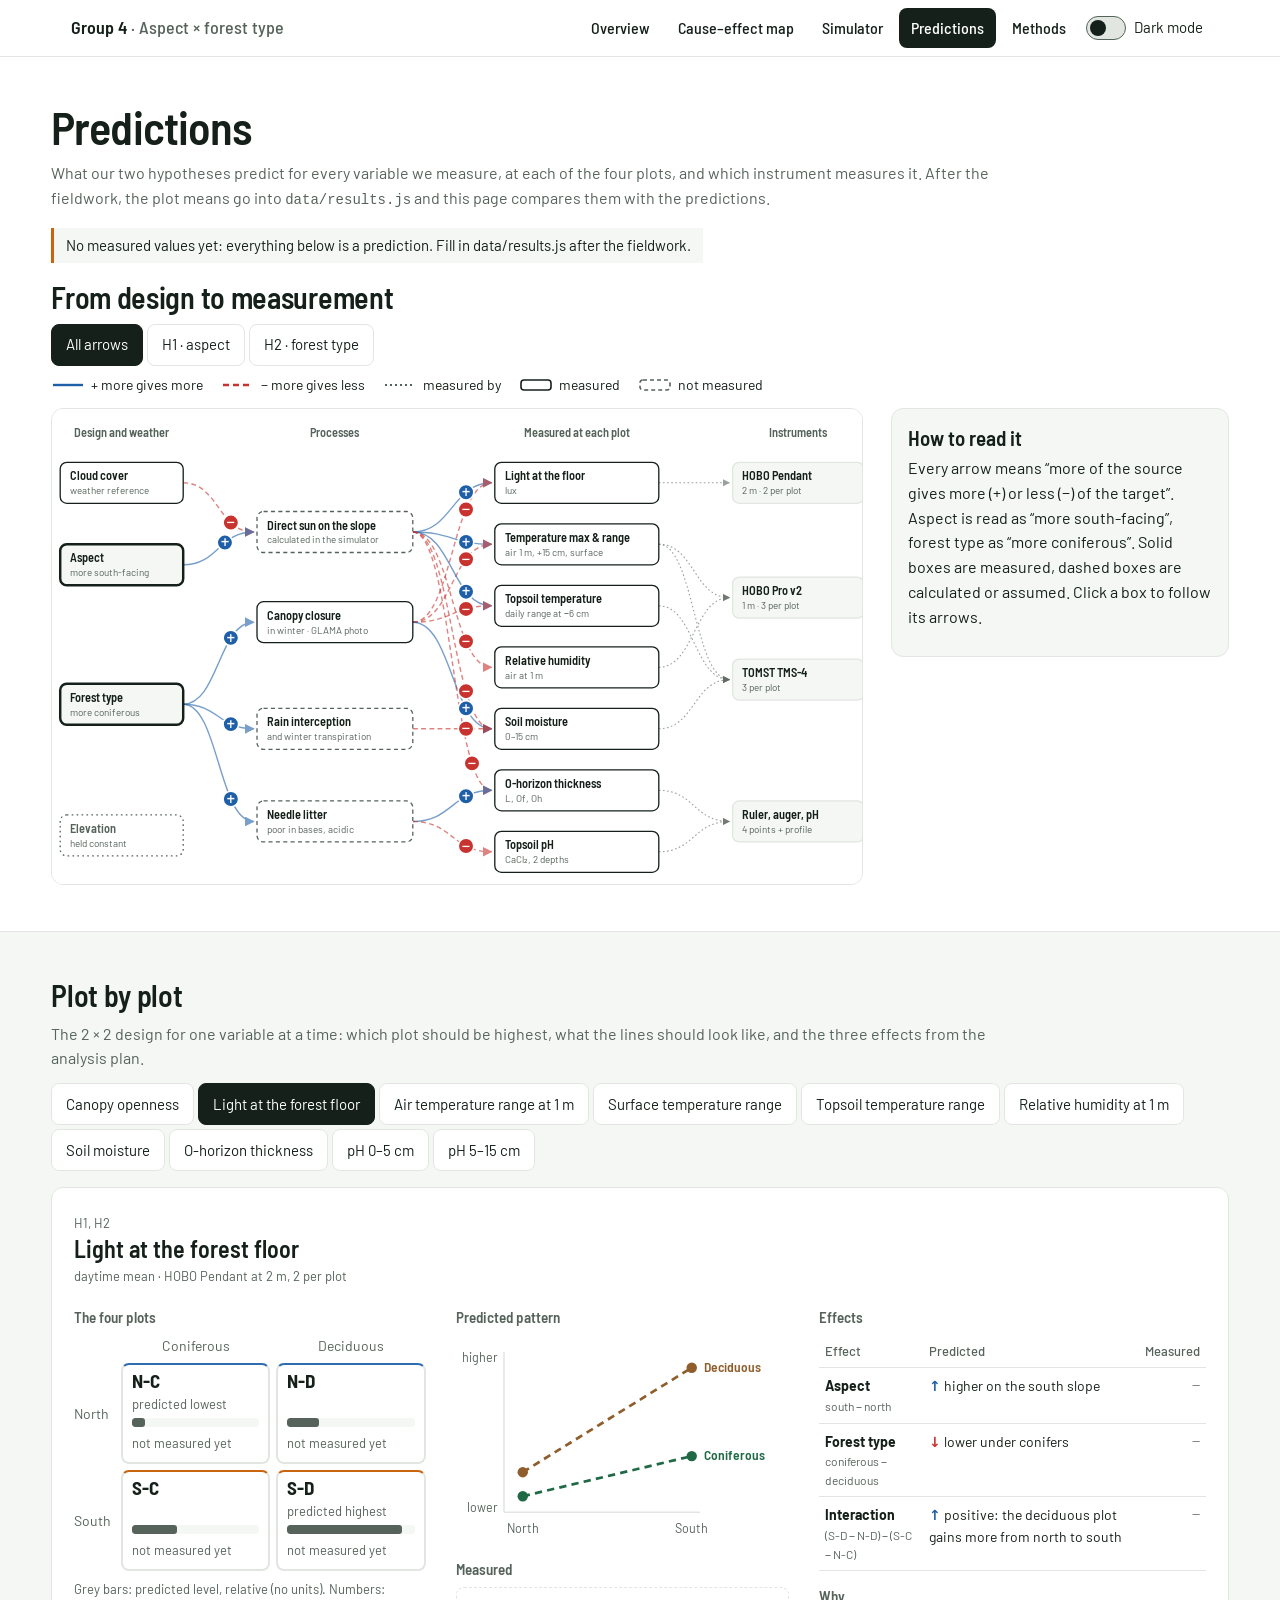
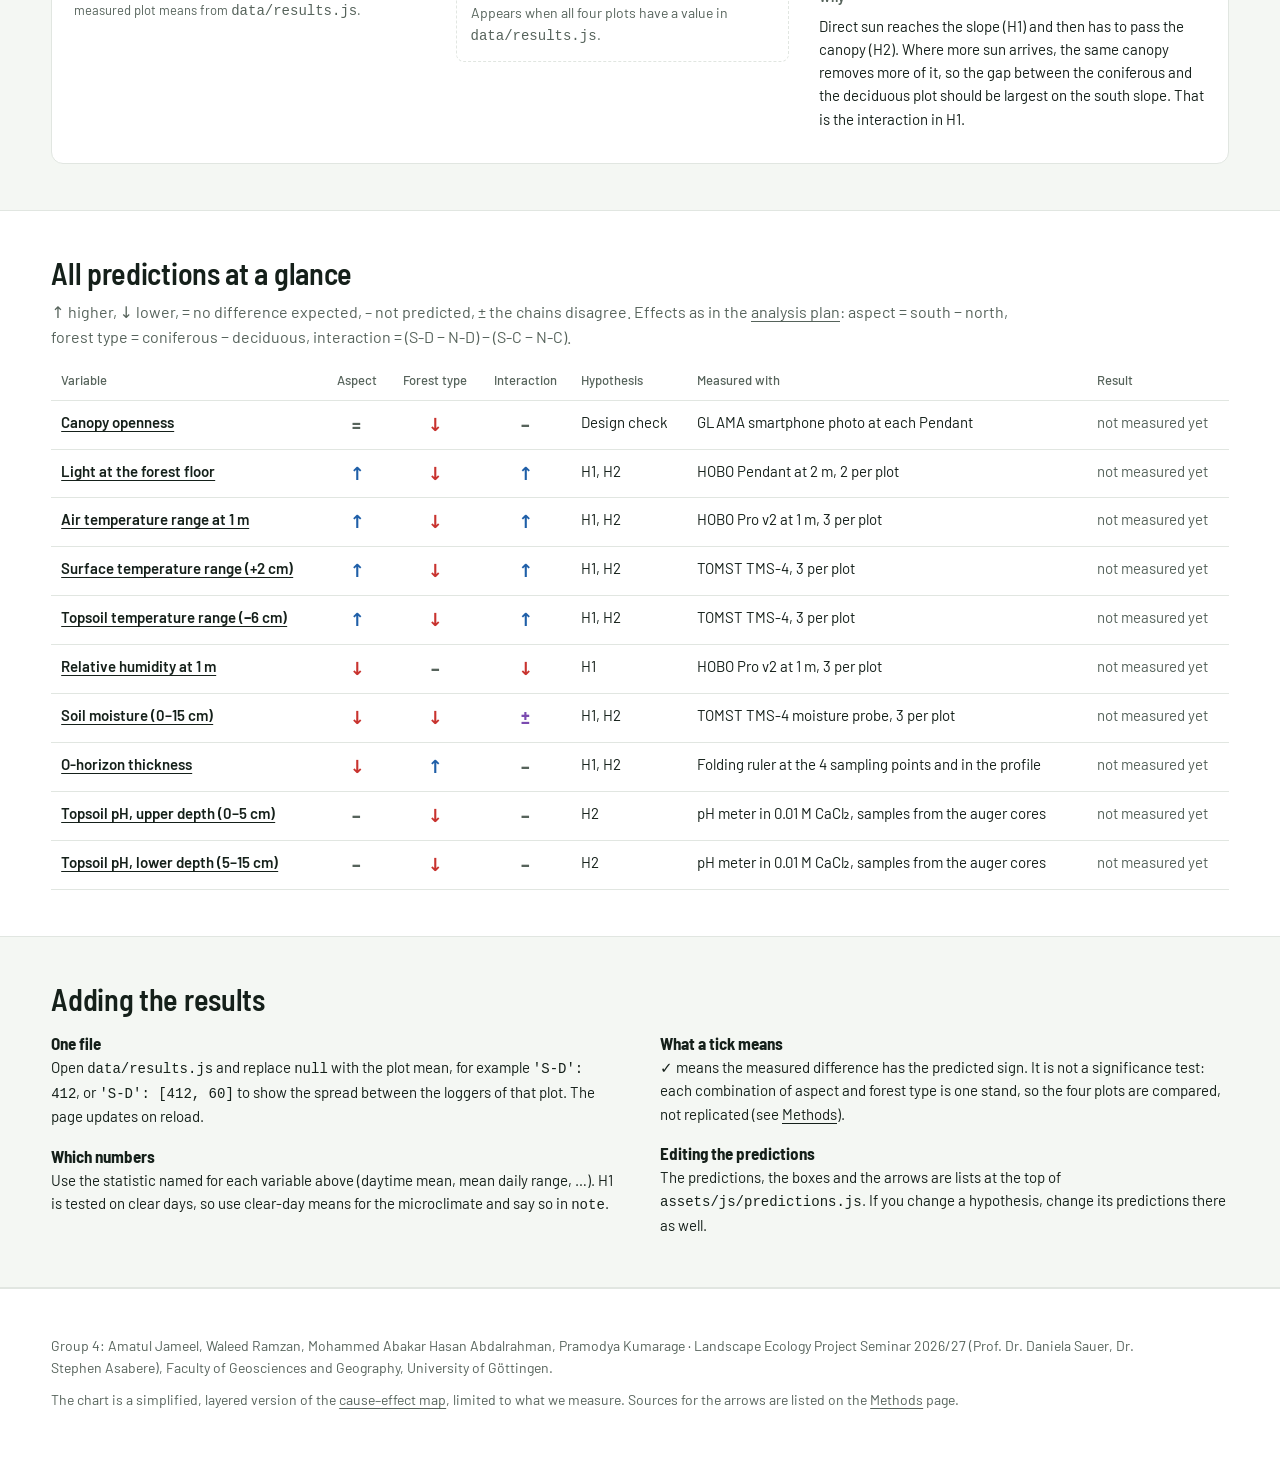
<file: predictions.html>
<!DOCTYPE html>
<html lang="en">
<head>
<meta charset="UTF-8">
<meta name="viewport" content="width=device-width, initial-scale=1">
<title>Predictions · Group 4</title>
<meta name="description" content="What the Group 4 hypotheses predict for each plot and each measured variable, from design factor to instrument, with space for the measured results.">
<link rel="icon" href="data:image/svg+xml,%3Csvg xmlns='http://www.w3.org/2000/svg' viewBox='0 0 32 32'%3E%3Cpath d='M2 28L16 6l14 22z' fill='%231f6a44'/%3E%3Ccircle cx='25' cy='8' r='4' fill='%23c9650f'/%3E%3C/svg%3E">
<link rel="preconnect" href="https://fonts.googleapis.com">
<link rel="preconnect" href="https://fonts.gstatic.com" crossorigin>
<link href="https://fonts.googleapis.com/css2?family=Barlow:wght@400;500;600&amp;family=Barlow+Semi+Condensed:wght@500;600&amp;display=swap" rel="stylesheet">
<script>try{if(localStorage.getItem("g4-theme")==="dark")document.documentElement.setAttribute("data-theme","dark")}catch(e){}</script>
<link rel="stylesheet" href="assets/css/style.css?v=4">
</head>
<body>
<header class="top"><div class="top-in">
  <a class="brand" href="index.html">Group 4 <span>· Aspect × forest type</span></a>
  <nav class="nav" aria-label="Pages">
    <a href="index.html">Overview</a>
    <a href="causal-map.html">Cause–effect map</a>
    <a href="simulator.html">Simulator</a>
    <a href="predictions.html" aria-current="page">Predictions</a>
    <a href="methods.html">Methods</a>
    <button type="button" class="theme" id="themeBtn" role="switch" aria-checked="false"><span class="track" aria-hidden="true"><span class="knob"></span></span>Dark mode</button>
  </nav>
</div></header>
<script>
/* light/dark toggle: light by default, the choice is remembered in this browser */
(function () {
  var b = document.getElementById('themeBtn'), r = document.documentElement;
  function sync() { b.setAttribute('aria-checked', r.getAttribute('data-theme') === 'dark' ? 'true' : 'false'); }
  b.addEventListener('click', function () {
    var dark = r.getAttribute('data-theme') !== 'dark';
    if (dark) r.setAttribute('data-theme', 'dark'); else r.removeAttribute('data-theme');
    try { localStorage.setItem('g4-theme', dark ? 'dark' : 'light'); } catch (e) {}
    sync();
  });
  sync();
})();
</script>

<main>
<section class="band" style="padding-bottom:18px"><div class="wrap">
  <h1>Predictions</h1>
  <p class="sub">What our two hypotheses predict for every variable we measure, at each of the four plots, and which instrument measures it. After the fieldwork, the plot means go into <code>data/results.js</code> and this page compares them with the predictions.</p>
  <p class="rstate" id="rstate" role="status"></p>
</div></section>

<section class="band" style="padding-top:0"><div class="wrap">
  <h2>From design to measurement</h2>
  <div class="hyps seg" id="hyps" role="group" aria-label="Highlight"><button type="button">All arrows</button><button type="button" data-h="H1">H1 · aspect</button><button type="button" data-h="H2">H2 · forest type</button></div>
  <div class="mlegend" aria-hidden="true">
    <span><svg viewBox="0 0 34 12"><line x1="2" y1="6" x2="32" y2="6" stroke="var(--pos)" stroke-width="2.4"/></svg>+ more gives more</span>
    <span><svg viewBox="0 0 34 12"><line x1="2" y1="6" x2="32" y2="6" stroke="var(--neg)" stroke-width="2.4" stroke-dasharray="6 4"/></svg>− more gives less</span>
    <span><svg viewBox="0 0 34 12"><line x1="2" y1="6" x2="32" y2="6" stroke="var(--mut)" stroke-width="2" stroke-dasharray="2 3"/></svg>measured by</span>
    <span><svg viewBox="0 0 34 12"><rect x="2" y="1" width="30" height="10" rx="3" fill="none" stroke="var(--ink)" stroke-width="1.6"/></svg>measured</span>
    <span><svg viewBox="0 0 34 12"><rect x="2" y="1" width="30" height="10" rx="3" fill="none" stroke="var(--mut)" stroke-width="1.6" stroke-dasharray="4 3"/></svg>not measured</span>
  </div>
  <div class="flowgrid">
    <div class="flowwrap"><svg class="flow" id="flow" viewBox="0 0 1000 580" role="group" aria-label="Chart from the design factors through the processes to the measured variables and the instruments"></svg></div>
    <div class="panel" id="fdetail" aria-live="polite"></div>
  </div>
</div></section>

<section class="band pan" id="plots"><div class="wrap">
  <h2>Plot by plot</h2>
  <p class="sub">The 2 × 2 design for one variable at a time: which plot should be highest, what the lines should look like, and the three effects from the analysis plan.</p>
  <div class="seg vtabs" id="vtabs" role="group" aria-label="Variable"></div>
  <div class="vpanel" id="vpanel"></div>
</div></section>

<section class="band" id="all"><div class="wrap">
  <h2>All predictions at a glance</h2>
  <p class="sub">↑ higher, ↓ lower, = no difference expected, – not predicted, ± the chains disagree. Effects as in the <a href="methods.html#analysis">analysis plan</a>: aspect = south − north, forest type = coniferous − deciduous, interaction = (S-D − N-D) − (S-C − N-C).</p>
  <div class="scroll"><table class="mtab stack" id="matrix">
    <thead><tr><th>Variable</th><th class="c">Aspect</th><th class="c">Forest type</th><th class="c">Interaction</th><th>Hypothesis</th><th>Measured with</th><th>Result</th></tr></thead>
    <tbody></tbody>
  </table></div>
</div></section>

<section class="band pan"><div class="wrap">
  <h2>Adding the results</h2>
  <div class="notes" style="margin-top:14px">
    <div><b>One file</b>Open <code>data/results.js</code> and replace <code>null</code> with the plot mean, for example <code>'S-D': 412</code>, or <code>'S-D': [412, 60]</code> to show the spread between the loggers of that plot. The page updates on reload.</div>
    <div><b>Which numbers</b>Use the statistic named for each variable above (daytime mean, mean daily range, …). H1 is tested on clear days, so use clear-day means for the microclimate and say so in <code>note</code>.</div>
    <div><b>What a tick means</b>✓ means the measured difference has the predicted sign. It is not a significance test: each combination of aspect and forest type is one stand, so the four plots are compared, not replicated (see <a href="methods.html#analysis">Methods</a>).</div>
    <div><b>Editing the predictions</b>The predictions, the boxes and the arrows are lists at the top of <code>assets/js/predictions.js</code>. If you change a hypothesis, change its predictions there as well.</div>
  </div>
</div></section>
</main>

<footer class="foot band"><div class="wrap">
  <p>Group 4: Amatul Jameel, Waleed Ramzan, Mohammed Abakar Hasan Abdalrahman, Pramodya Kumarage · Landscape Ecology Project Seminar 2026/27 (Prof. Dr. Daniela Sauer, Dr. Stephen Asabere), Faculty of Geosciences and Geography, University of Göttingen.</p>
  <p>The chart is a simplified, layered version of the <a href="causal-map.html">cause–effect map</a>, limited to what we measure. Sources for the arrows are listed on the <a href="methods.html#references">Methods</a> page.</p>
</div></footer>
<script src="data/results.js"></script>
<script src="assets/js/predictions.js?v=1"></script>
<script>
/* shows a red notice if a file of the site did not load (for example after an incomplete upload) */
(function () {
  var need = {'data/results.js': function () { return !!window.G4_RESULTS; }, 'assets/js/predictions.js': function () { return !!window.G4_PRED; }}, miss = [];
  if (!getComputedStyle(document.documentElement).getPropertyValue('--bg').trim()) miss.push('assets/css/style.css');
  for (var f in need) if (!need[f]()) miss.push(f);
  if (!miss.length) return;
  var d = document.createElement('div');
  d.setAttribute('role', 'alert');
  d.style.cssText = 'background:#d22b3c;color:#fff;padding:12px 16px;font:16px/1.4 system-ui,sans-serif';
  d.textContent = 'These files did not load: ' + miss.join(', ') + '. Upload the whole repository again (including the assets and data folders), wait a minute, then reload with Ctrl+Shift+R (Cmd+Shift+R on a Mac).';
  document.body.insertBefore(d, document.body.firstChild);
})();
</script>
</body>
</html>
</file>
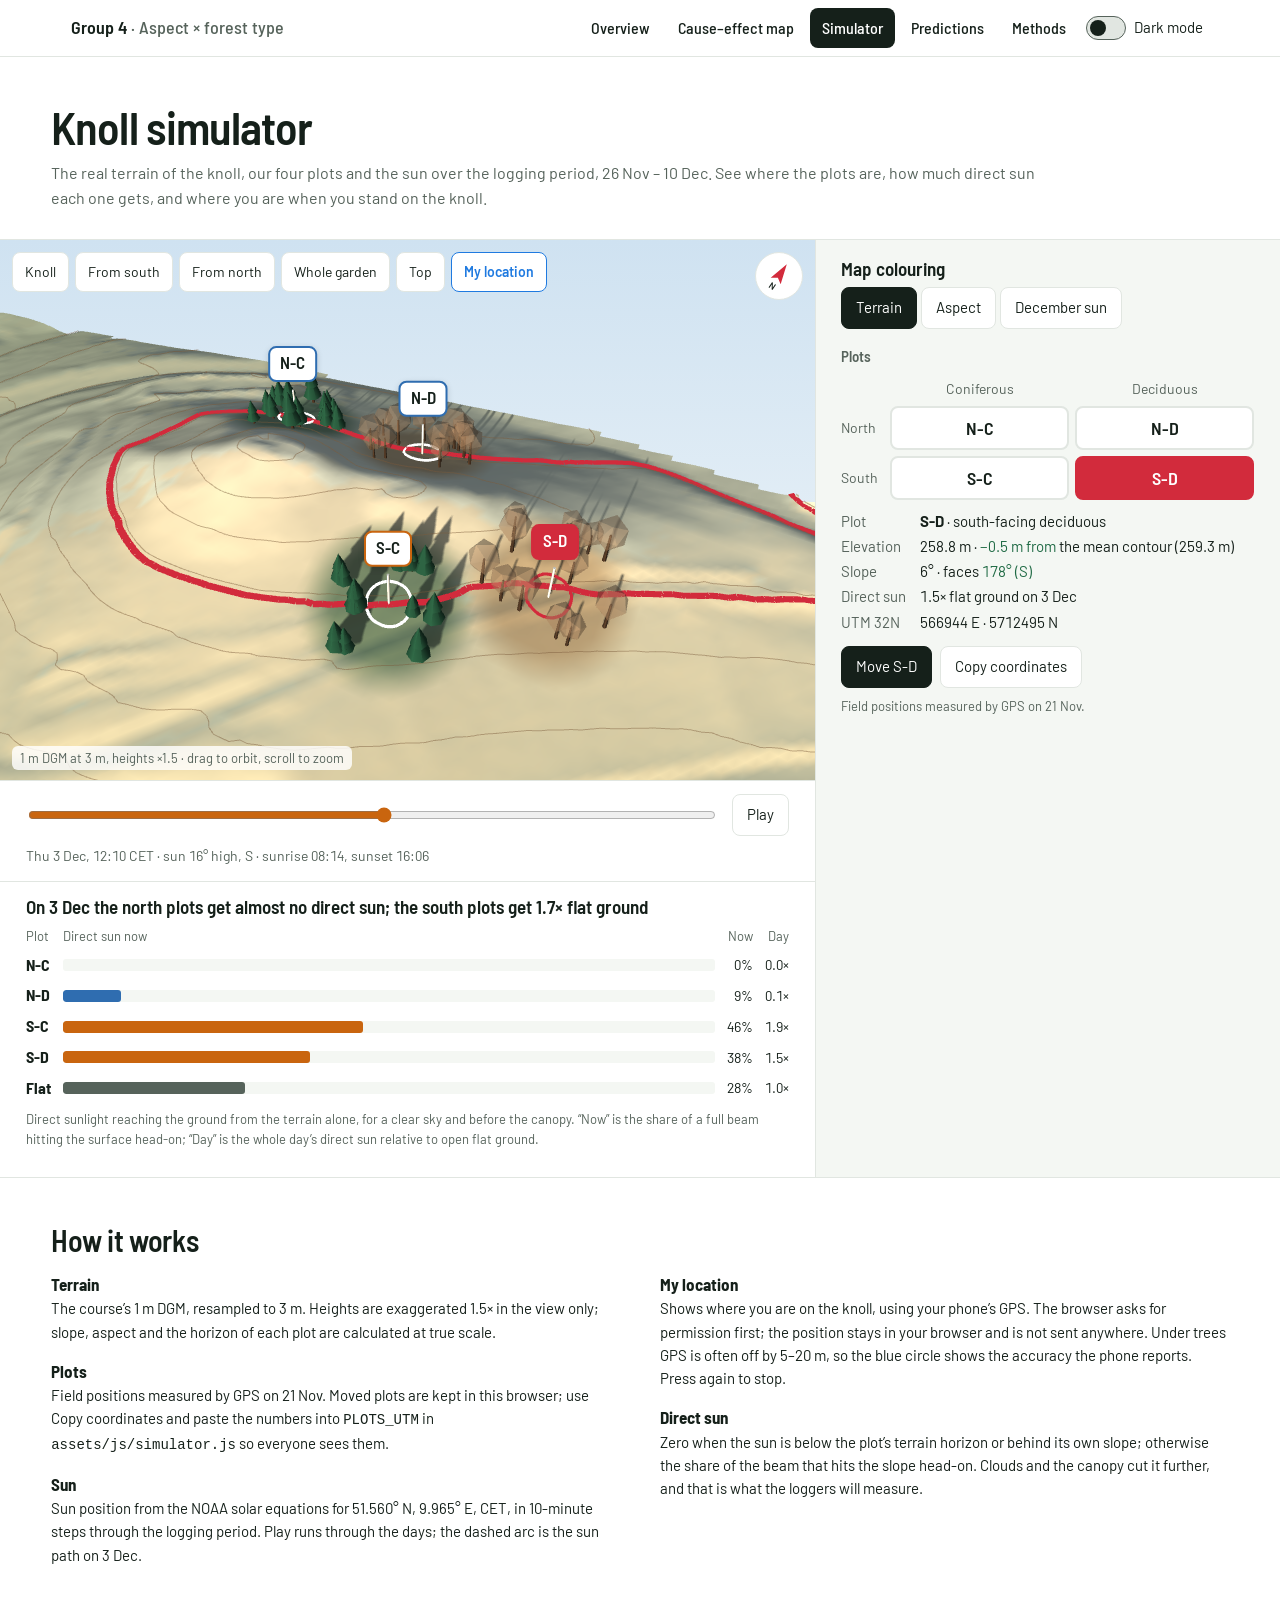
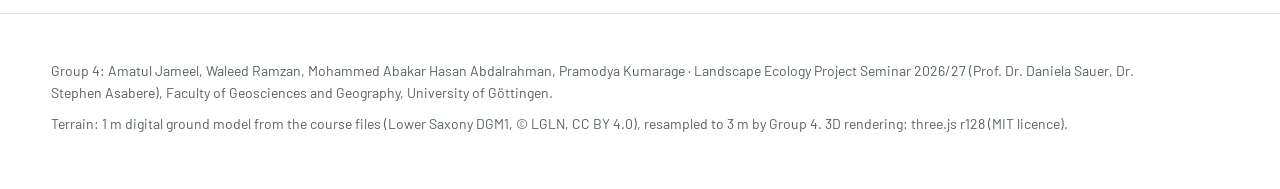
<file: simulator.html>
<!DOCTYPE html>
<html lang="en">
<head>
<meta charset="UTF-8">
<meta name="viewport" content="width=device-width, initial-scale=1">
<title>Knoll Simulator · Group 4</title>
<meta name="description" content="The knoll of the Forest Botanical Garden in 3D with the four plots of Group 4 and the December sun (Landscape Ecology Project Seminar 2026/27, University of Göttingen).">
<link rel="icon" href="data:image/svg+xml,%3Csvg xmlns='http://www.w3.org/2000/svg' viewBox='0 0 32 32'%3E%3Cpath d='M2 28L16 6l14 22z' fill='%231f6a44'/%3E%3Ccircle cx='25' cy='8' r='4' fill='%23c9650f'/%3E%3C/svg%3E">
<link rel="preconnect" href="https://fonts.googleapis.com">
<link rel="preconnect" href="https://fonts.gstatic.com" crossorigin>
<link href="https://fonts.googleapis.com/css2?family=Barlow:wght@400;500;600&amp;family=Barlow+Semi+Condensed:wght@500;600&amp;display=swap" rel="stylesheet">
<script>try{if(localStorage.getItem("g4-theme")==="dark")document.documentElement.setAttribute("data-theme","dark")}catch(e){}</script>
<link rel="stylesheet" href="assets/css/style.css?v=4">
<style>
/* live location */
.views .locb{border-color:#1f7ae0;color:#1f7ae0;font-weight:600}
.views .locb[aria-pressed=true]{background:#1f7ae0;color:#fff}
.lab.me{border-color:#1f7ae0;background:#1f7ae0;color:#fff;cursor:default}
.locmsg{margin:0;padding:8px 12px;font-size:14px;border-left:4px solid #1f7ae0;background:color-mix(in srgb,#1f7ae0 10%,var(--bg))}
</style>
</head>
<body>
<header class="top"><div class="top-in">
  <a class="brand" href="index.html">Group 4 <span>· Aspect × forest type</span></a>
  <nav class="nav" aria-label="Pages">
    <a href="index.html">Overview</a>
    <a href="causal-map.html">Cause–effect map</a>
    <a href="simulator.html" aria-current="page">Simulator</a>
    <a href="predictions.html">Predictions</a>
    <a href="methods.html">Methods</a>
    <button type="button" class="theme" id="themeBtn" role="switch" aria-checked="false"><span class="track" aria-hidden="true"><span class="knob"></span></span>Dark mode</button>
  </nav>
</div></header>
<script>
/* light/dark toggle: light by default, the choice is remembered in this browser */
(function () {
  var b = document.getElementById('themeBtn'), r = document.documentElement;
  function sync() { b.setAttribute('aria-checked', r.getAttribute('data-theme') === 'dark' ? 'true' : 'false'); }
  b.addEventListener('click', function () {
    var dark = r.getAttribute('data-theme') !== 'dark';
    if (dark) r.setAttribute('data-theme', 'dark'); else r.removeAttribute('data-theme');
    try { localStorage.setItem('g4-theme', dark ? 'dark' : 'light'); } catch (e) {}
    sync();
  });
  sync();
})();
</script>

<main>
<section class="band" style="padding-bottom:18px"><div class="wrap">
  <h1>Knoll simulator</h1>
  <p class="sub">The real terrain of the knoll, our four plots and the sun over the logging period, 26 Nov – 10 Dec. See where the plots are, how much direct sun each one gets, and where you are when you stand on the knoll.</p>
</div></section>

<section class="stage">
  <div>
    <div class="fig" id="fig" data-map="terrain">
      <div class="views" role="group" aria-label="Camera views"><button type="button" data-v="se">Knoll</button><button type="button" data-v="s">From south</button><button type="button" data-v="n">From north</button><button type="button" data-v="all">Whole garden</button><button type="button" data-v="top">Top</button><button type="button" class="locb" id="loc" aria-pressed="false">My location</button></div>
      <div class="compass" title="North arrow"><svg viewBox="-17 -17 34 34" id="needle"><path d="M0-14 6 6 0 2-6 6Z" fill="var(--red)"/><text x="0" y="15" font-size="9" text-anchor="middle" style="fill:var(--ink);font-weight:600">N</text></svg></div>
      <div class="banner" id="banner"></div>
      <div class="legend" id="legend">Direct sun on 3 Dec relative to flat ground (terrain only, before the canopy)<i></i><span><em>0×</em><em>1×</em><em>2.5×</em></span></div>
      <div class="hint">1 m DGM at 3 m, heights ×1.5 · drag to orbit, scroll to zoom</div>
    </div>
    <p class="locmsg" id="locmsg" role="status" hidden></p>
    <div class="scrub">
      <input type="range" id="tk" min="0" max="2087" step="1" aria-label="Time in the logging period">
      <button class="btn" id="play" type="button" aria-pressed="false">Play</button>
      <p class="read" id="tread"></p>
    </div>
    <div class="sunbox">
      <h3 id="sunhead">Direct sun on the plots</h3>
      <div class="rows" id="sunrows"></div>
      <p class="note">Direct sunlight reaching the ground from the terrain alone, for a clear sky and before the canopy. “Now” is the share of a full beam hitting the surface head-on; “Day” is the whole day’s direct sun relative to open flat ground.</p>
    </div>
  </div>

  <aside>
    <h3>Map colouring</h3>
    <div class="seg" id="maps" role="group" aria-label="Map colouring"><button type="button" data-m="terrain">Terrain</button><button type="button" data-m="aspect">Aspect</button><button type="button" data-m="sun">December sun</button></div>
    <h4>Plots</h4>
    <div class="mx" role="group" aria-label="Choose a plot">
      <span></span><span class="mh">Coniferous</span><span class="mh">Deciduous</span>
      <span class="mh r">North</span><button type="button" data-s="N-C">N-C</button><button type="button" data-s="N-D">N-D</button>
      <span class="mh r">South</span><button type="button" data-s="S-C">S-C</button><button type="button" data-s="S-D">S-D</button>
    </div>
    <div id="card"></div>
  </aside>
</section>

<section class="band"><div class="wrap">
  <h2>How it works</h2>
  <div class="notes" style="margin-top:14px">
    <div><b>Terrain</b>The course’s 1 m DGM, resampled to 3 m. Heights are exaggerated 1.5× in the view only; slope, aspect and the horizon of each plot are calculated at true scale.</div>
    <div><b>Plots</b>Field positions measured by GPS on 21 Nov. Moved plots are kept in this browser; use Copy coordinates and paste the numbers into <code>PLOTS_UTM</code> in <code>assets/js/simulator.js</code> so everyone sees them.</div>
    <div><b>Sun</b>Sun position from the NOAA solar equations for 51.560° N, 9.965° E, CET, in 10-minute steps through the logging period. Play runs through the days; the dashed arc is the sun path on 3 Dec.</div>
    <div><b>My location</b>Shows where you are on the knoll, using your phone’s GPS. The browser asks for permission first; the position stays in your browser and is not sent anywhere. Under trees GPS is often off by 5–20 m, so the blue circle shows the accuracy the phone reports. Press again to stop.</div>
    <div><b>Direct sun</b>Zero when the sun is below the plot’s terrain horizon or behind its own slope; otherwise the share of the beam that hits the slope head-on. Clouds and the canopy cut it further, and that is what the loggers will measure.</div>
  </div>
</div></section>
</main>

<footer class="foot band"><div class="wrap">
  <p>Group 4: Amatul Jameel, Waleed Ramzan, Mohammed Abakar Hasan Abdalrahman, Pramodya Kumarage · Landscape Ecology Project Seminar 2026/27 (Prof. Dr. Daniela Sauer, Dr. Stephen Asabere), Faculty of Geosciences and Geography, University of Göttingen.</p>
  <p>Terrain: 1 m digital ground model from the course files (Lower Saxony DGM1, © LGLN, CC BY 4.0), resampled to 3 m by Group 4. 3D rendering: three.js r128 (MIT licence).</p>
</div></footer>
<script src="data/dgm.js"></script>
<script src="assets/vendor/three.min.js"></script>
<script src="assets/vendor/OrbitControls.js"></script>
<script src="assets/js/simulator.js?v=4"></script>
<script>
/* shows a red notice if a file of the site did not load (for example after an incomplete upload) */
(function () {
  var need = {'data/dgm.js': function () { return !!window.DGM; }, 'assets/vendor/three.min.js': function () { return !!window.THREE; }, 'assets/vendor/OrbitControls.js': function () { return !!(window.THREE && window.THREE.OrbitControls); }, 'assets/js/simulator.js': function () { return !!window.G4_SIM; }}, miss = [];
  if (!getComputedStyle(document.documentElement).getPropertyValue('--bg').trim()) miss.push('assets/css/style.css');
  for (var f in need) if (!need[f]()) miss.push(f);
  if (!miss.length) return;
  var d = document.createElement('div');
  d.setAttribute('role', 'alert');
  d.style.cssText = 'background:#d22b3c;color:#fff;padding:12px 16px;font:16px/1.4 system-ui,sans-serif';
  d.textContent = 'These files did not load: ' + miss.join(', ') + '. Upload the whole repository again (including the assets and data folders), wait a minute, then reload with Ctrl+Shift+R (Cmd+Shift+R on a Mac).';
  document.body.insertBefore(d, document.body.firstChild);
})();
</script>
</body>
</html>
</file>
<file: assets/css/style.css>
/* VOICE   study project site for a seminar group: exact, calm, field-sheet feel
   IDEA    a survey field sheet: hill cross-section, a Mulder-style cause-effect ring, logger read-outs
   PICTURE overview: hill with low winter sun; map: ring of factors with signed arrows; simulator: 3D DGM knoll
   COLOUR  white ground, forest ink; north = cold blue, south = sun orange; conifer green, deciduous bark brown; survey red for selection
   TYPE    Barlow Semi Condensed 600 for titles and labels + Barlow for text
   THEME   light by default; the switch in the top bar sets data-theme="dark" and remembers it
   LAYOUT  same top bar on every page; content up to 1240px; panels side by side on a laptop, stacked below 900px */

:root{color-scheme:light;
--bg:#ffffff;--ink:#15201a;--mut:#56635b;--line:#e1e6e1;--pan:#f4f7f3;--night:#eef1f4;
--n:#2f6db0;--s:#c9650f;--c:#1f6a44;--d:#8f5e2c;--red:#d22b3c;--rain:#4a86c5;
--sky1:#cfe2f1;--sky2:#f4f8fa;--pos:#1f5fa8;--neg:#c8332f;--mix:#7b4bb0;--hill:#dfe6d2;--shade:#c3cfda}
:root[data-theme=dark]{color-scheme:dark;
--bg:#0e1411;--ink:#e6ece7;--mut:#9caaa1;--line:#263029;--pan:#151c17;--night:#141b20;
--n:#80b3ea;--s:#f0a457;--c:#63c08f;--d:#d39b62;--red:#ff6b77;--rain:#7fb1e6;
--sky1:#0c1824;--sky2:#17242b;--pos:#7fb4ee;--neg:#ff8078;--mix:#c4a2f0;--hill:#25302a;--shade:#1d2732}

*{box-sizing:border-box;min-width:0}
html{scroll-padding-top:24px;-webkit-text-size-adjust:100%}
body{margin:0;background:var(--bg);color:var(--ink);font:16px/1.55 Barlow,system-ui,-apple-system,"Segoe UI",sans-serif;overflow-x:clip}
h1,h2,h3,h4,.brand,.nav a,.code,.lab b,.mx button,.seg button,.big,.dt,.hid{font-family:"Barlow Semi Condensed",Barlow,system-ui,sans-serif}
h1{font-size:clamp(32px,4.2vw,46px);line-height:1.05;letter-spacing:-.02em;font-weight:600;margin:0 0 10px;text-wrap:balance}
h2{font-size:clamp(24px,2.6vw,30px);line-height:1.1;letter-spacing:-.01em;font-weight:600;margin:0 0 10px;text-wrap:balance}
h3{font-size:19px;line-height:1.2;font-weight:600;margin:0 0 6px}
h4{font-size:15px;font-weight:600;margin:16px 0 6px;color:var(--mut)}
p{margin:0 0 10px}
a{color:inherit;text-underline-offset:3px}
img{max-width:100%}
code{font-size:14px;overflow-wrap:anywhere}
button:focus-visible,input:focus-visible,select:focus-visible,a:focus-visible{outline:3px solid var(--red);outline-offset:2px}

/* ---------- top bar and footer (all pages) ---------- */
.top{border-bottom:1px solid var(--line);background:var(--bg)}
.top-in{max-width:1240px;margin:0 auto;padding:8px max(4vw,16px);display:flex;flex-wrap:wrap;gap:6px 24px;align-items:center;justify-content:space-between}
.brand{font-size:18px;font-weight:600;text-decoration:none;white-space:nowrap}
.brand span{color:var(--mut);font-weight:500}
.nav{display:flex;flex-wrap:wrap;gap:4px}
.nav a{font-size:16px;font-weight:500;text-decoration:none;min-height:40px;padding:0 12px;border-radius:8px;display:inline-flex;align-items:center}
.nav a:hover{background:var(--pan)}
.nav a[aria-current=page]{background:var(--ink);color:var(--bg)}
.theme{font:inherit;font-size:15px;min-height:40px;padding:0 6px 0 4px;border:0;border-radius:8px;background:none;color:var(--ink);cursor:pointer;display:inline-flex;align-items:center;gap:8px;white-space:nowrap}
.theme .track{position:relative;width:40px;height:24px;border-radius:12px;background:var(--line);border:1px solid var(--mut);flex:none}
.theme .knob{position:absolute;top:3px;left:3px;width:16px;height:16px;border-radius:50%;background:var(--ink)}
.theme[aria-checked=true] .track{background:var(--ink);border-color:var(--ink)}
.theme[aria-checked=true] .knob{left:19px;background:var(--bg)}
.foot{border-top:1px solid var(--line);font-size:14px;color:var(--mut)}
.foot p{max-width:80em}
.foot ul{margin:6px 0 0;padding-left:18px}

/* ---------- shared building blocks ---------- */
.band{padding-block:clamp(26px,3.6vw,52px);padding-left:max(4vw,16px);padding-right:max(4vw,16px)}
.band.pan{background:var(--pan);border-top:1px solid var(--line);border-bottom:1px solid var(--line)}
.wrap{max-width:1240px;margin:0 auto}
.lead{font-size:18px;max-width:40em}
.sub{color:var(--mut);margin:0 0 10px;max-width:62em}
.note{font-size:13px;color:var(--mut);margin-top:8px}
.btns{display:flex;flex-wrap:wrap;gap:8px;margin-top:12px}
.btn,.seg button,.views button{font:inherit;font-size:15px;min-height:42px;padding:0 14px;border-radius:8px;border:1px solid var(--line);background:var(--bg);color:var(--ink);cursor:pointer;text-decoration:none;display:inline-flex;align-items:center;justify-content:center}
.btn:hover,.seg button:hover,.views button:hover{border-color:var(--ink)}
.btn.pri{background:var(--ink);color:var(--bg);border-color:var(--ink)}
.seg{display:flex;flex-wrap:wrap;gap:4px}
.seg button[aria-pressed=true]{background:var(--ink);color:var(--bg);border-color:var(--ink)}
select{font:inherit;font-size:16px;min-height:42px;padding:0 10px;border-radius:8px;border:1px solid var(--line);background:var(--bg);color:var(--ink);max-width:100%}
.scroll{overflow-x:auto}
table{border-collapse:collapse;width:100%;font-size:15px}
th,td{text-align:left;padding:10px;border-bottom:1px solid var(--line);vertical-align:top}
th{font-size:13px;color:var(--mut);font-weight:500}
td.n,th.n{text-align:right;white-space:nowrap;font-variant-numeric:tabular-nums}
.hid{font-size:20px;font-weight:600;white-space:nowrap}
.ok{color:var(--c)}.warn{color:var(--red)}

/* ---------- overview page ---------- */
.hero{display:grid;grid-template-columns:minmax(0,1fr) minmax(0,1.1fr);gap:clamp(20px,4vw,56px);align-items:center}
.team{font-size:15px;color:var(--mut);margin:0}.team b{color:var(--ink);font-weight:600}
.xfig{position:relative;height:clamp(260px,32vw,380px)}
.xfig svg{position:absolute;inset:0;width:100%;height:100%;overflow:visible}
.xfig text{font:14px Barlow,system-ui,sans-serif;fill:var(--ink)}
.q{font-family:"Barlow Semi Condensed",Barlow,sans-serif;font-size:clamp(22px,2.4vw,28px);line-height:1.2;font-weight:500;max-width:34em;margin:0 0 18px}
.htab td:first-child{width:3.2em}
.htab td:nth-child(2){font-weight:500}
.htab td{font-size:15px}
.htab td:nth-child(4){color:var(--mut)}
.days{list-style:none;margin:0;padding:0}
.days li{display:grid;grid-template-columns:11em minmax(0,1fr);gap:20px;padding:14px 0;border-top:1px solid var(--line)}
.dt{font-size:22px;line-height:1.1;font-weight:600;white-space:nowrap}
.dt small{display:block;font-family:Barlow,sans-serif;font-size:14px;font-weight:400;color:var(--mut);margin-top:4px;white-space:normal}
.days li.done .dt{color:var(--mut)}
.days p{margin:0}
.cards{display:grid;grid-template-columns:repeat(4,minmax(0,1fr));gap:16px}
.card{display:block;text-decoration:none;border:1px solid var(--line);border-radius:12px;padding:18px;background:var(--bg)}
.card:hover{border-color:var(--ink)}
.card h3{font-size:21px}
.card p{color:var(--mut);margin:0}

/* ---------- methods page ---------- */
.two{display:grid;grid-template-columns:minmax(0,1fr) minmax(0,1.6fr);gap:clamp(20px,4vw,56px);align-items:start}
.ptab td:nth-child(5),.ptab th:nth-child(5){white-space:nowrap}
.ladder{border:1px solid var(--line);border-radius:10px;overflow:hidden}
.rung{display:grid;grid-template-columns:7em minmax(0,1fr);gap:12px;padding:10px 14px;border-bottom:1px solid var(--line)}
.rung b{font-family:"Barlow Semi Condensed",sans-serif;font-size:18px;white-space:nowrap;text-align:right}
.rung span{display:block;font-weight:600}.rung small{display:block;color:var(--mut);font-size:14px}
.rung.gr{padding:4px 14px;background:var(--d);color:#fff;font-size:13px;border:0}
.rung.soil{background:color-mix(in srgb,var(--d) 12%,var(--bg));border:0;border-top:1px solid var(--line)}
.btab td:first-child{font-weight:600;white-space:nowrap}
.btab td:nth-child(2){white-space:nowrap;font-variant-numeric:tabular-nums}
.callout{margin-top:14px;padding:12px 14px;border-left:3px solid var(--red);background:var(--pan);font-size:15px}
.steps{margin:0;padding-left:20px}.steps li{margin-bottom:6px}

/* ---------- cause-effect map page ---------- */
.mapgrid{display:grid;grid-template-columns:minmax(0,1.9fr) minmax(320px,1fr);gap:clamp(16px,2.4vw,32px);align-items:start;margin-top:12px}
.ringwrap{overflow-x:auto;border:1px solid var(--line);border-radius:12px;background:var(--bg)}
.ringbox{position:relative;min-width:760px}
.ringbox svg{display:block;width:100%}
.ringbox text{font:13px Barlow,system-ui,sans-serif;fill:var(--ink);pointer-events:none}
.ringbox .gl{font:600 15px "Barlow Semi Condensed",sans-serif}
.nd{cursor:pointer}
.nd rect{fill:var(--bg);stroke-width:2}
.nd:hover rect{stroke-width:3}
.nd.dz rect{fill:var(--pan);stroke-width:3.5}
.nd.fade{opacity:.22}
.nd.sel rect,.nd.dz.sel rect{fill:var(--red);stroke:var(--red)}
.nd.sel text{fill:#fff}
.nd.up rect{stroke:var(--pos);stroke-width:3.5}
.nd.down rect{stroke:var(--neg);stroke-width:3.5}
.nd.mix rect{stroke:var(--mix);stroke-width:3.5}
.ed{fill:none;stroke-width:1.6;opacity:.5}
.ed.p{stroke:var(--pos)}.ed.m{stroke:var(--neg);stroke-dasharray:6 4}.ed.z{stroke:var(--mut);stroke-dasharray:2 4}.ed.b{stroke:var(--mut);stroke-dasharray:2 4;opacity:.35}
.ed.hi{opacity:1;stroke-width:2.6}
.ed.lo{opacity:.07}
.hit{fill:none;stroke:transparent;stroke-width:12;cursor:pointer}
.panel{border:1px solid var(--line);border-radius:12px;padding:16px;background:var(--pan)}
.panel h3{font-size:21px}
.panel .tag{font-size:13px;color:var(--mut)}
.plist{list-style:none;margin:6px 0 0;padding:0;display:grid;gap:4px}
.plist li{display:grid;grid-template-columns:1.6em minmax(0,1fr);gap:6px;align-items:start;font-size:15px}
.plist .g{font-weight:700;text-align:center}
.plist button{font:inherit;color:inherit;background:none;border:0;padding:0;text-align:left;cursor:pointer;text-decoration:underline;text-underline-offset:3px}
.plist small{display:block;color:var(--mut);font-size:13px}
.g.up{color:var(--pos)}.g.down{color:var(--neg)}.g.mix{color:var(--mix)}
.paths{list-style:none;margin:6px 0 0;padding:0;font-size:14px}
.paths li{padding:6px 0;border-top:1px solid var(--line)}
.paths .ar{font-weight:700;padding:0 3px}
.ar.up{color:var(--pos)}.ar.down{color:var(--neg)}.ar.mix{color:var(--mix)}
.mlegend{display:flex;flex-wrap:wrap;gap:6px 18px;font-size:14px;margin:8px 0 0}
.mlegend span{display:inline-flex;align-items:center;gap:6px;white-space:nowrap}
.mlegend svg{width:34px;height:12px}
.hyps{display:flex;flex-wrap:wrap;gap:4px;margin:8px 0}
.tools{display:grid;grid-template-columns:minmax(0,1fr) minmax(0,1fr) auto;gap:8px;align-items:end;margin-top:8px}
.tools label{font-size:13px;color:var(--mut);display:grid;gap:2px}
.tools.one{grid-template-columns:minmax(0,1fr)}
.facts2{display:grid;grid-template-columns:repeat(auto-fit,minmax(13em,1fr));gap:14px 28px;margin:12px 0 0}
.facts2 div{border-top:2px solid var(--ink);padding-top:8px}
.facts2 b{display:block;font-family:"Barlow Semi Condensed",sans-serif;font-size:24px;line-height:1.1}
.facts2 span{font-size:14px;color:var(--mut)}

/* ---------- simulator page ---------- */
.stage{display:grid;grid-template-columns:minmax(0,1.75fr) minmax(0,1fr);border-top:1px solid var(--line);border-bottom:1px solid var(--line)}
.stage>aside{padding:18px max(2vw,16px) 22px;border-left:1px solid var(--line);background:var(--pan)}
.fig{position:relative;height:clamp(380px,60vh,620px);background:linear-gradient(var(--sky1),var(--sky2));overflow:hidden}
.fig canvas{position:absolute;inset:0;width:100%;height:100%;display:block;touch-action:none}
.fig .msg{position:absolute;inset:0;display:grid;place-items:center;padding:24px;text-align:center;color:var(--mut)}
.fig.placing canvas{cursor:crosshair}
.lab{position:absolute;left:0;top:0;display:grid;padding:4px 10px 5px;min-height:36px;border-radius:8px;border:2px solid var(--ink);background:var(--bg);color:var(--ink);font:inherit;font-size:13px;line-height:1.2;text-align:left;cursor:pointer;white-space:nowrap;box-shadow:0 2px 6px rgb(0 0 0/.15)}
.lab b{font-size:17px;font-weight:600}
.lab.aN{border-color:var(--n)}.lab.aS{border-color:var(--s)}
.lab.on{background:var(--red);border-color:var(--red);color:#fff}
.views{position:absolute;left:12px;top:12px;display:flex;flex-wrap:wrap;gap:6px;max-width:calc(100% - 90px)}
.views button{min-height:40px;font-size:14px;padding:0 12px}
.compass{position:absolute;right:12px;top:12px;width:48px;height:48px;border-radius:50%;background:var(--bg);border:1px solid var(--line);display:grid;place-items:center}
.compass svg{width:34px;height:34px}
.hint{position:absolute;left:12px;bottom:10px;font-size:13px;color:var(--mut);background:color-mix(in srgb,var(--bg) 82%,transparent);padding:2px 8px;border-radius:6px;max-width:calc(100% - 24px)}
.legend{position:absolute;right:12px;bottom:10px;display:none;font-size:13px;background:var(--bg);border:1px solid var(--line);border-radius:8px;padding:6px 10px;max-width:270px}
.legend i{display:block;height:10px;border-radius:3px;margin:4px 0 2px;background:linear-gradient(90deg,#2c4f7c,#e8e6cf 40%,#f08a24)}
.legend span{display:flex;justify-content:space-between}
.legend em{font-style:normal}
.fig[data-map=sun] .legend{display:block}
.banner{position:absolute;left:50%;top:64px;transform:translateX(-50%);display:none;background:var(--red);color:#fff;padding:8px 14px;border-radius:8px;font-size:14px;white-space:nowrap}
.fig.placing .banner{display:block}
.scrub{padding:12px max(2vw,16px) 14px;border-top:1px solid var(--line);display:flex;flex-wrap:wrap;align-items:center;gap:8px 14px}
.scrub input{flex:1 1 220px}
.scrub .read{flex:1 1 100%;margin:0;font-size:14px;color:var(--mut);font-variant-numeric:tabular-nums}
input[type=range]{accent-color:var(--s);height:40px;cursor:pointer;width:100%}
.mx{display:grid;grid-template-columns:auto 1fr 1fr;gap:6px;margin:10px 0 4px;align-items:center}
.mx .mh{font-size:14px;color:var(--mut);text-align:center}.mx .mh.r{text-align:left;padding-right:6px}
.mx button{font-size:18px;font-weight:600;min-height:44px;border-radius:8px;border:2px solid var(--line);background:var(--bg);color:var(--ink);cursor:pointer}
.mx button[aria-pressed=true]{background:var(--red);border-color:var(--red);color:#fff}
.facts{display:grid;grid-template-columns:auto minmax(0,1fr);gap:2px 14px;margin:10px 0 0;font-size:15px}.facts dt{color:var(--mut)}.facts dd{margin:0;font-variant-numeric:tabular-nums}
pre.co{font-size:13px;background:var(--bg);border:1px solid var(--line);border-radius:8px;padding:8px 10px;margin:8px 0 0;white-space:pre;overflow-x:auto}
.sunbox{padding:14px max(2vw,16px) 18px;border-top:1px solid var(--line)}
.sunbox h3{font-size:19px}
.rows{display:grid;grid-template-columns:auto minmax(0,1fr) auto auto;gap:6px 12px;align-items:center;font-size:14px;margin-top:8px}
.rows .hd{color:var(--mut);font-size:13px}
.rows b{font-family:"Barlow Semi Condensed",sans-serif;font-size:16px}
.bar{height:12px;background:var(--pan);border-radius:3px;overflow:hidden}
.bar i{display:block;height:100%;background:var(--s);border-radius:3px}
.bar.N i{background:var(--n)}.bar.F i{background:var(--mut)}
.num{text-align:right;font-variant-numeric:tabular-nums;white-space:nowrap}
.notes{columns:2 22em;column-gap:40px;font-size:15px}
.notes div{break-inside:avoid;margin-bottom:14px}
.notes b{display:block;font-family:"Barlow Semi Condensed",sans-serif;font-size:17px}

/* ---------- predictions page ---------- */
.rstate{display:inline-block;margin:6px 0 0;padding:6px 12px;border-left:3px solid var(--s);background:var(--pan);font-size:15px}
.flowgrid{display:grid;grid-template-columns:minmax(0,2.4fr) minmax(280px,1fr);gap:clamp(16px,2.4vw,28px);align-items:start;margin-top:12px}
.flowwrap{overflow-x:auto;border:1px solid var(--line);border-radius:12px;background:var(--bg)}
.flow{display:block;width:100%;min-width:820px;height:auto}
.flow text{font:13px Barlow,system-ui,sans-serif;fill:var(--ink);pointer-events:none}
.flow .fh{font:600 15px "Barlow Semi Condensed",sans-serif;fill:var(--mut)}
.flow .ft{font:600 15px "Barlow Semi Condensed",sans-serif}
.flow .fs{font-size:12px;fill:var(--mut)}
.fn{cursor:pointer;outline:none}
.fn rect{fill:var(--bg);stroke:var(--ink);stroke-width:1.6}
.fn.dz rect{fill:var(--pan);stroke-width:3}
.fn.u rect{stroke:var(--mut);stroke-dasharray:5 4}
.fn.h rect{stroke:var(--mut);stroke-dasharray:2 4}.fn.h .ft{fill:var(--mut)}
.fn.i rect{fill:var(--pan);stroke:var(--line)}
.fn:hover rect,.fn:focus-visible rect{stroke-width:3}
.fn:focus-visible rect{stroke:var(--red)}
.fn.sel rect{fill:var(--red);stroke:var(--red)}.fn.sel text,.fn.sel .fs{fill:#fff}
.fn.fade{opacity:.25}
.fe{fill:none;stroke-width:1.7;opacity:.6}
.fe.p{stroke:var(--pos)}.fe.m{stroke:var(--neg);stroke-dasharray:6 4}.fe.q{stroke:var(--mut);stroke-dasharray:2 3;stroke-width:1.3}
.fe.hi{opacity:1;stroke-width:2.6}.fe.lo{opacity:.08}
.fb circle{stroke:var(--bg);stroke-width:2}.fb.p circle{fill:var(--pos)}.fb.m circle{fill:var(--neg)}
.flow .fb text{fill:#fff;font:700 14px system-ui,sans-serif;text-anchor:middle}
:root[data-theme=dark] .flow .fb text{fill:#0e1411}
.fb.lo{opacity:.1}
.vtabs{margin:12px 0 16px}
.vpanel{border:1px solid var(--line);border-radius:12px;background:var(--bg);padding:clamp(14px,2vw,22px)}
.vhead h3{font-size:24px;margin:0}.vhead .tag{font-size:13px;color:var(--mut)}.vhead .note{margin:2px 0 0}
.pgrid{display:grid;grid-template-columns:minmax(0,1fr) minmax(0,.95fr) minmax(0,1.1fr);gap:clamp(16px,2.4vw,30px);align-items:start;margin-top:6px}
.pgrid h4{margin:14px 0 6px}
.cells{display:grid;grid-template-columns:auto minmax(0,1fr) minmax(0,1fr);gap:6px;align-items:stretch}
.cells .mh{font-size:14px;color:var(--mut);text-align:center;align-self:end}.cells .mh.r{text-align:left;align-self:center;padding-right:4px}
.cell{border:2px solid var(--line);border-radius:8px;padding:6px 9px 8px;background:var(--bg);display:grid;gap:2px}
.cell.aN{border-top-color:var(--n)}.cell.aS{border-top-color:var(--s)}
.cell b{font-family:"Barlow Semi Condensed",sans-serif;font-size:19px;line-height:1.1}
.cell .xw{font-size:13px;color:var(--mut)}
.xb{height:9px;background:var(--pan);border-radius:3px;overflow:hidden;margin:2px 0}
.xb i{display:block;height:100%;background:var(--mut);border-radius:3px}
.cell .mv{font-variant-numeric:tabular-nums;font-size:15px;font-weight:500}
.cell .mv small{font-weight:400;color:var(--mut);font-size:13px}
.ich svg{display:block;width:100%;max-width:380px;height:auto}
.ich text{font:12px Barlow,system-ui,sans-serif;fill:var(--mut)}
.ich .ax{stroke:var(--line);stroke-width:1.5}
.ich .ln{stroke-width:2.6}.ich .ln.ex{stroke-dasharray:7 5}
.ich .ln.c,.ich .eb.c{stroke:var(--c)}.ich .ln.d,.ich .eb.d{stroke:var(--d)}
.ich .eb{stroke-width:1.6}
.ich .pt.c{fill:var(--c)}.ich .pt.d{fill:var(--d)}
.ich .ll{font:600 13px "Barlow Semi Condensed",sans-serif}.ich .ll.c{fill:var(--c)}.ich .ll.d{fill:var(--d)}
.empty{font-size:14px;color:var(--mut);border:1px dashed var(--line);border-radius:8px;padding:14px;margin:0}
.etab{font-size:14px}.etab td{padding:7px 6px}.etab th{padding:6px}
.etab td small{display:block;color:var(--mut);font-size:12px}
.why{font-size:15px}
.ar{font-weight:700}.ar.zero,.ar.none{color:var(--mut)}
.vd{font-size:13px;font-weight:600;white-space:nowrap}.vd.no{color:var(--mut)}
.mtab td.c,.mtab th.c{text-align:center;white-space:nowrap}
.mtab .ar{font-size:18px}
.mtab .lk{font:inherit;font-weight:600;color:inherit;background:none;border:0;padding:0;text-align:left;cursor:pointer;text-decoration:underline;text-underline-offset:3px}
.mut{color:var(--mut)}

/* ---------- narrow screens ---------- */
@media (max-width:1100px){
 .cards{grid-template-columns:repeat(2,minmax(0,1fr))}
 .pgrid{grid-template-columns:minmax(0,1fr) minmax(0,1fr)}
 .pgrid>div:last-child{grid-column:1/-1}
}
@media (max-width:900px){
 .hero,.two,.mapgrid,.stage,.flowgrid,.pgrid{grid-template-columns:minmax(0,1fr)}
 .stage>aside{border-left:0;border-top:1px solid var(--line)}
 .cards{grid-template-columns:minmax(0,1fr)}
}
@media (max-width:600px){
 .nav a{padding:0 9px;font-size:15px}
 .days li{grid-template-columns:minmax(0,1fr);gap:4px}
 .fig{height:380px}.views button{min-height:36px;padding:0 9px;font-size:13px}.hint{display:none}
 .tools{grid-template-columns:minmax(0,1fr)}
 table{font-size:14px}th,td{padding:6px 4px}
 .stack thead{display:none}
 .stack tr{display:grid;padding-block:10px;border-bottom:1px solid var(--line)}
 .stack td{display:block;border:0;padding:3px 0}
 .stack td::before{content:attr(data-l);display:block;font-size:12px;color:var(--mut)}
 .stack td.n{text-align:left}
 .mtab.stack tr{grid-template-columns:repeat(3,minmax(0,1fr))}
 .mtab.stack td{grid-column:1/-1}
 .mtab.stack td.c{grid-column:auto;text-align:left}
}
@media (prefers-reduced-motion:reduce){*{scroll-behavior:auto}}
</file>
